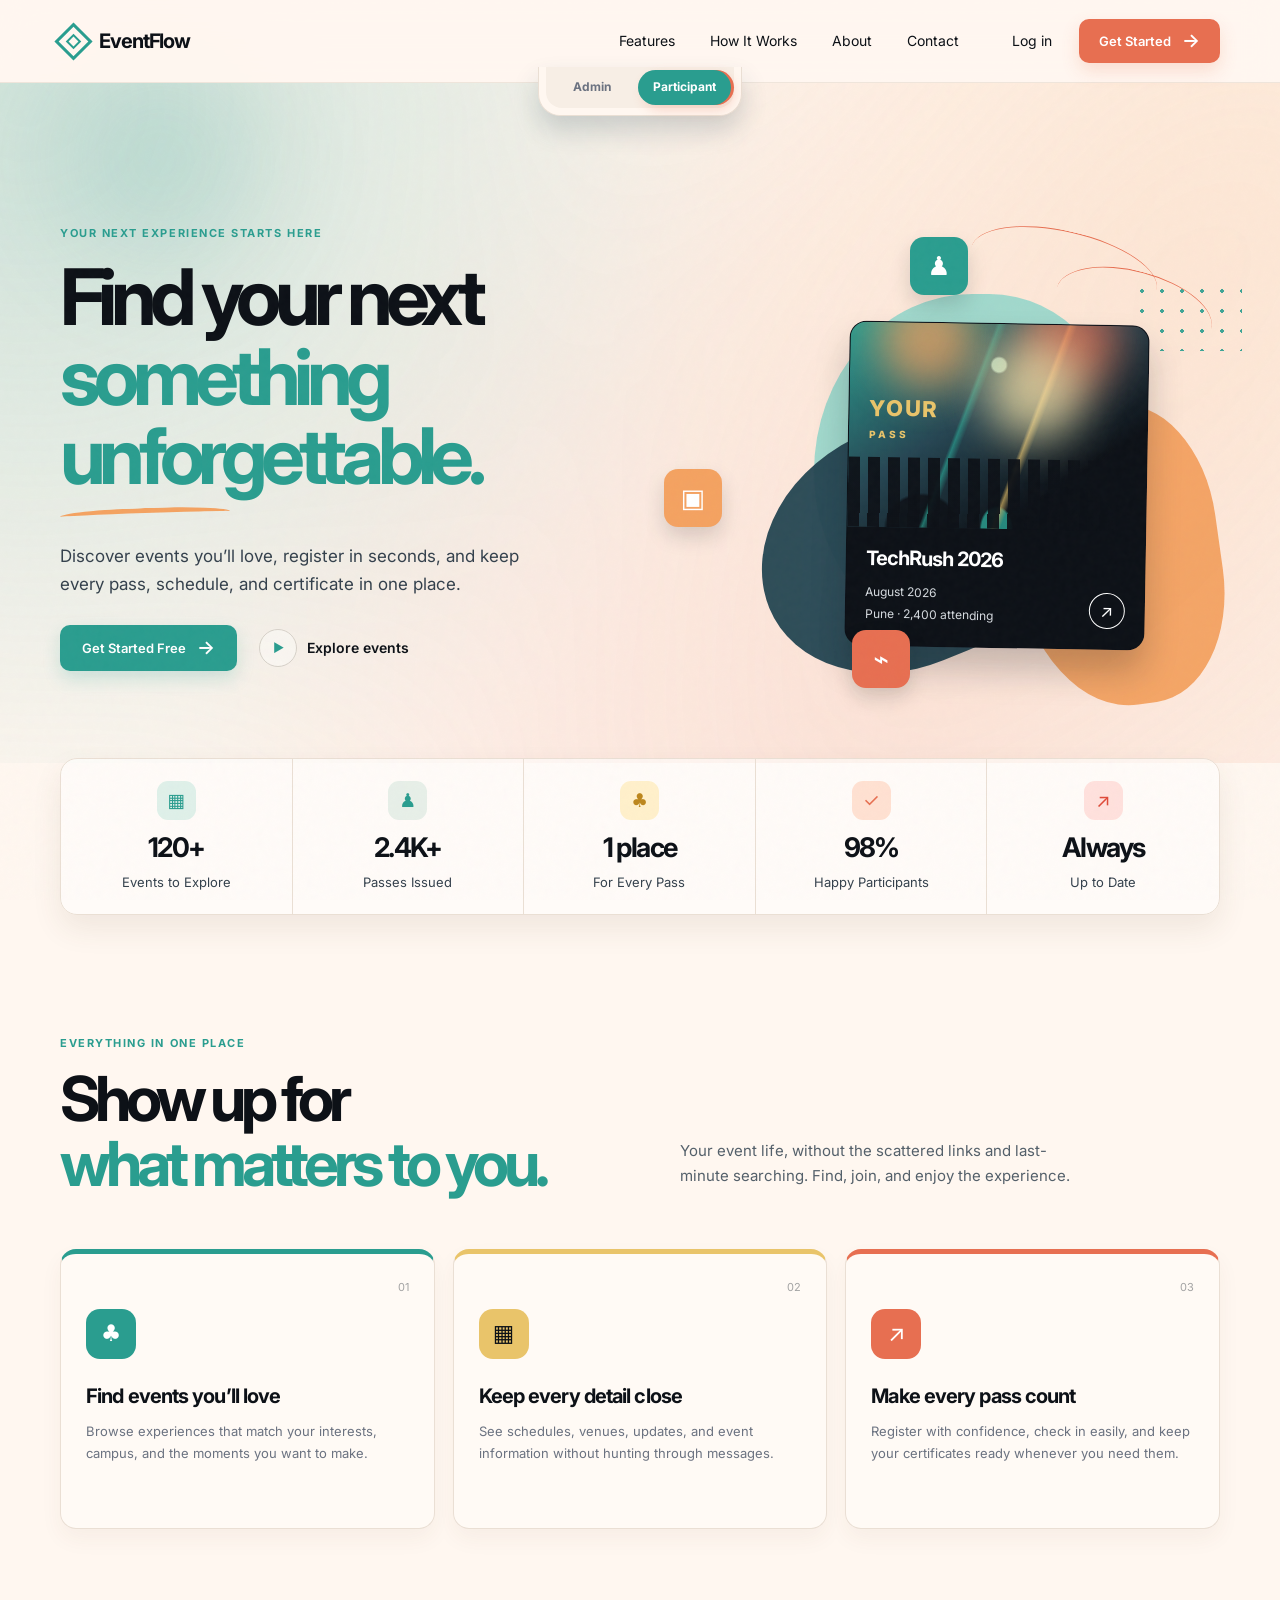
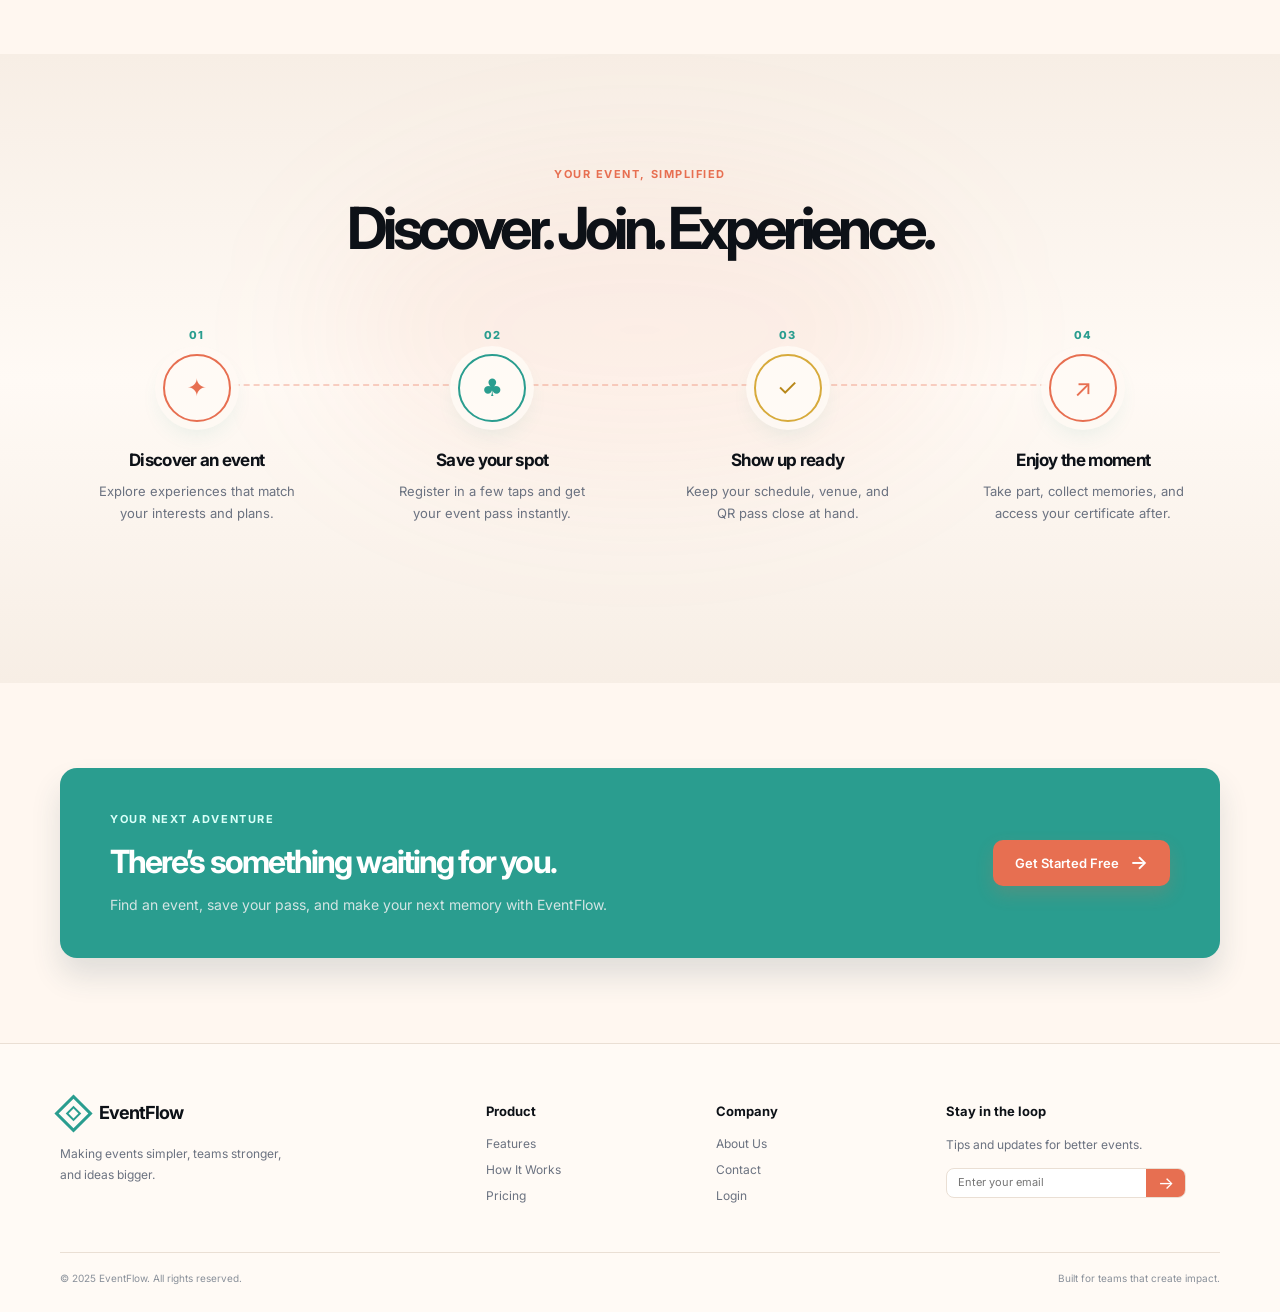
<file: index.html>
<!DOCTYPE html>
<html lang="en">
<head>
  <meta charset="UTF-8">
  <meta name="viewport" content="width=device-width, initial-scale=1.0">
  <meta name="description" content="EventFlow helps colleges and organizations plan events, coordinate teams, and create impact.">
  <title>EventFlow — Plan Smarter. Collaborate Better.</title>
  <link rel="preconnect" href="https://fonts.googleapis.com">
  <link rel="preconnect" href="https://fonts.gstatic.com" crossorigin>
  <link href="https://fonts.googleapis.com/css2?family=Inter:wght@400;500;600;700;800&display=swap" rel="stylesheet">
  <link rel="stylesheet" href="css/style.css?v=20260806_toggle_final">
</head>
<body>
  <div class="cursor-glow"></div>
 
  <header class="site-header" id="header">
    <div class="page-shell site-header__inner">
      <a href="#top" class="brand" aria-label="EventFlow home"><span class="brand-mark" aria-hidden="true"></span><span>EventFlow</span></a>
      <nav class="site-nav" id="nav" aria-label="Main navigation">
        <ul class="site-nav__links">
          <li><a href="#features">Features</a></li>
          <li><a href="#how-it-works">How It Works</a></li>
          <li><a href="#about">About</a></li>
          <li><a href="#contact">Contact</a></li>
        </ul>
        <div class="site-nav__actions"><a href="team-login.html" class="login-link" data-role-link="login">Log in</a><a href="register-admin.html" class="button button--coral button--small" data-role-link="signup">Get Started <span>→</span></a></div>
      </nav>
      <button class="menu-toggle" id="menu-toggle" type="button" aria-label="Toggle navigation" aria-expanded="false"><span></span><span></span></button>
    </div>
    <div class="floating-toggle" aria-label="Choose your EventFlow experience">
      <div class="role-switch" role="group" aria-label="Select a role">
        <button class="toggle-btn" type="button" data-role="admin" aria-pressed="false">Admin</button>
        <button class="toggle-btn active" type="button" data-role="participant" aria-pressed="true">Participant</button>
      </div>
    </div>
  </header>
  <main id="top">
    <section class="hero-section">
      <div class="page-shell hero-grid">
        <div class="hero-copy reveal">
          <p class="eyebrow eyebrow--teal" data-copy="eyebrow">EVENT MANAGEMENT, REIMAGINED</p>
          <h1 data-copy="title">Plan Smarter.<br>Collaborate Better.<br><span>Create Impact.</span></h1>
          <div class="hero-underline" aria-hidden="true"></div>
          <p class="hero-copy__text" data-copy="description">EventFlow helps colleges and organizations manage events, teams, tasks, and everything in between — seamlessly.</p>
          <div class="hero-actions"><a href="register-admin.html" class="button button--teal" data-role-link="signup">Get Started Free <span>→</span></a><a href="#how-it-works" class="demo-link"><span class="play-button">▶</span> <span data-copy="secondaryAction">Watch Demo</span></a></div>
        </div>
        <div class="hero-art reveal reveal--delay" aria-label="EventFlow event preview">
          <span class="art-blob art-blob--yellow"></span><span class="art-blob art-blob--teal"></span><span class="art-blob art-blob--coral"></span>
          <span class="art-line art-line--one"></span><span class="art-line art-line--two"></span>
          <span class="floating-icon floating-icon--people">♟</span><span class="floating-icon floating-icon--calendar">▣</span><span class="floating-icon floating-icon--chart">⌁</span>
          <article class="event-preview-card"><div class="event-preview-card__image"><span class="stage-light stage-light--one"></span><span class="stage-light stage-light--two"></span><span class="stage-light stage-light--three"></span><span class="stage-crowd"></span><span class="stage-title" data-art="title">LIVE<br><small>EVENT</small></span></div><div class="event-preview-card__content"><h2 data-art="name">TechRush 2026</h2><p data-art="date">August 2026</p><p data-art="location">PICT Campus, Pune</p><button type="button" aria-label="View event">↗</button></div></article>
          <div class="dot-grid dot-grid--hero"></div>
        </div>
      </div>
    </section>

    <section class="stats-section reveal" aria-label="EventFlow statistics">
      <div class="page-shell stats-grid">
        <div class="stat-item"><span class="stat-icon stat-icon--teal">▦</span><strong data-stat="one">500+</strong><span data-stat-label="one">Events Managed</span></div>
        <div class="stat-item"><span class="stat-icon stat-icon--mint">♟</span><strong data-stat="two">10K+</strong><span data-stat-label="two">Participants</span></div>
        <div class="stat-item"><span class="stat-icon stat-icon--yellow">♣</span><strong data-stat="three">200+</strong><span data-stat-label="three">Teams</span></div>
        <div class="stat-item"><span class="stat-icon stat-icon--coral">✓</span><strong data-stat="four">99.9%</strong><span data-stat-label="four">Successful Check-ins</span></div>
        <div class="stat-item"><span class="stat-icon stat-icon--red">↗</span><strong data-stat="five">24/7</strong><span data-stat-label="five">Support</span></div>
      </div>
    </section>
    <section class="feature-section" id="features">
      <div class="page-shell feature-heading reveal"><p class="eyebrow eyebrow--teal" data-copy="featureEyebrow">MADE FOR EVENT TEAMS</p><h2 data-copy="featureTitle">Everything you need<br><span>to make it happen.</span></h2><p data-copy="featureDescription">From the first idea to the final check-in, EventFlow brings every moving piece into one clear, collaborative workspace.</p></div>
      <div class="page-shell feature-grid">
        <article class="feature-card feature-card--teal reveal"><span class="feature-card__number">01</span><span class="feature-card__icon">♣</span><h3 data-feature="one-title">Bring your team together</h3><p data-feature="one-description">Keep departments, volunteers, and responsibilities aligned from one shared workspace.</p></article>
        <article class="feature-card feature-card--yellow reveal reveal--delay"><span class="feature-card__number">02</span><span class="feature-card__icon">▦</span><h3 data-feature="two-title">Make every detail count</h3><p data-feature="two-description">Plan schedules, manage registrations, and keep your event moving without the busywork.</p></article>
        <article class="feature-card feature-card--coral reveal reveal--delay-2"><span class="feature-card__number">03</span><span class="feature-card__icon">↗</span><h3 data-feature="three-title">See your impact clearly</h3><p data-feature="three-description">Real-time progress and check-ins help your team make better decisions, faster.</p></article>
      </div>
    </section>

    <section class="workflow-section" id="how-it-works">
      <div class="page-shell workflow-heading reveal"><p class="eyebrow eyebrow--coral" data-copy="workflowEyebrow">SIMPLE BY DESIGN</p><h2 data-copy="workflowTitle">From idea to impact.</h2></div>
      <div class="page-shell workflow-grid"><div class="workflow-line"></div><article class="workflow-step reveal"><span>01</span><div>✦</div><h3 data-workflow="one-title">Create your event</h3><p data-workflow="one-description">Set the details and get your event moving in minutes.</p></article><article class="workflow-step reveal reveal--delay"><span>02</span><div>♣</div><h3 data-workflow="two-title">Build your team</h3><p data-workflow="two-description">Bring the right people together around a shared goal.</p></article><article class="workflow-step reveal reveal--delay-2"><span>03</span><div>✓</div><h3 data-workflow="three-title">Track the work</h3><p data-workflow="three-description">Keep tasks, progress, and check-ins in one place.</p></article><article class="workflow-step reveal reveal--delay-3"><span>04</span><div>↗</div><h3 data-workflow="four-title">Make an impact</h3><p data-workflow="four-description">Learn from the event and make the next one better.</p></article></div>
    </section>

    <section class="cta-section" id="pricing"><div class="page-shell cta-card reveal"><div><p class="eyebrow eyebrow--teal" data-copy="ctaEyebrow">READY WHEN YOU ARE</p><h2 data-copy="ctaTitle">Make your next event unforgettable.</h2><p data-copy="ctaDescription">Start planning smarter with EventFlow today.</p></div><a href="register-admin.html" class="button button--coral" data-role-link="signup">Get Started Free <span>→</span></a></div></section>
  </main>

  <footer class="site-footer" id="about"><div class="page-shell footer-grid"><div><a href="#top" class="brand"><span class="brand-mark" aria-hidden="true"></span><span>EventFlow</span></a><p>Making events simpler, teams stronger, and ideas bigger.</p></div><div><h3>Product</h3><a href="#features">Features</a><a href="#how-it-works">How It Works</a><a href="#pricing">Pricing</a></div><div><h3>Company</h3><a href="#about">About Us</a><a href="#contact">Contact</a><a href="team-login.html" data-role-link="login">Login</a></div><div id="contact"><h3>Stay in the loop</h3><p>Tips and updates for better events.</p><form class="subscribe-form"><input type="email" placeholder="Enter your email" aria-label="Email address"><button type="submit">→</button></form></div></div><div class="page-shell footer-bottom"><span>© 2025 EventFlow. All rights reserved.</span><span>Built for teams that create impact.</span></div></footer>
  <script src="js/script.js?v=20260806_toggle_final"></script>
</body>
</html>
</file>
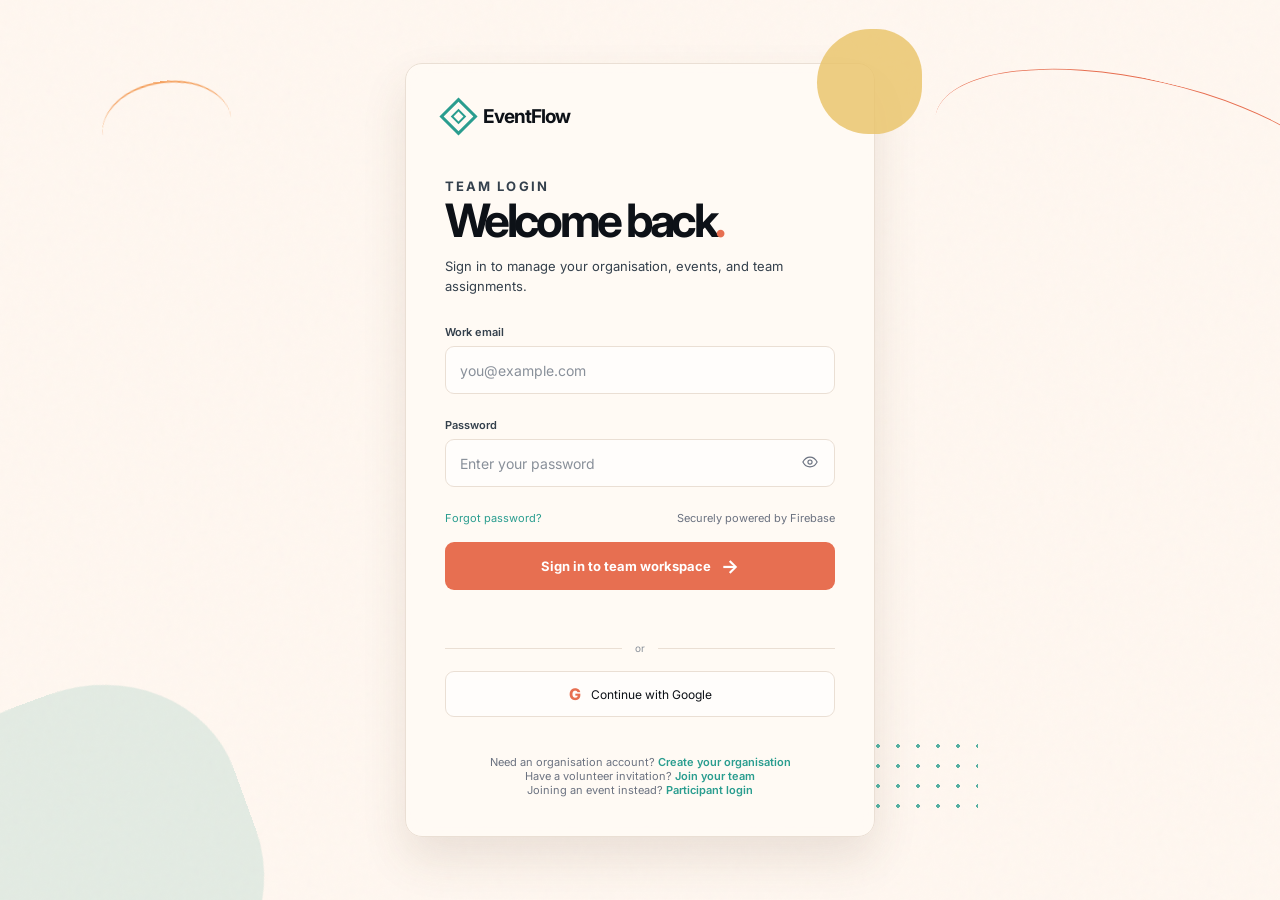
<file: login.html>
<!DOCTYPE html>
<html lang="en">
<head>
  <meta charset="UTF-8">
  <meta http-equiv="refresh" content="0; url=team-login.html">
  <title>Team Login — EventFlow</title>
</head>
<body>
  <p>Redirecting to <a href="team-login.html">Team Login</a>…</p>
  <script>window.location.replace('team-login.html');</script>
</body>
</html>
</file>
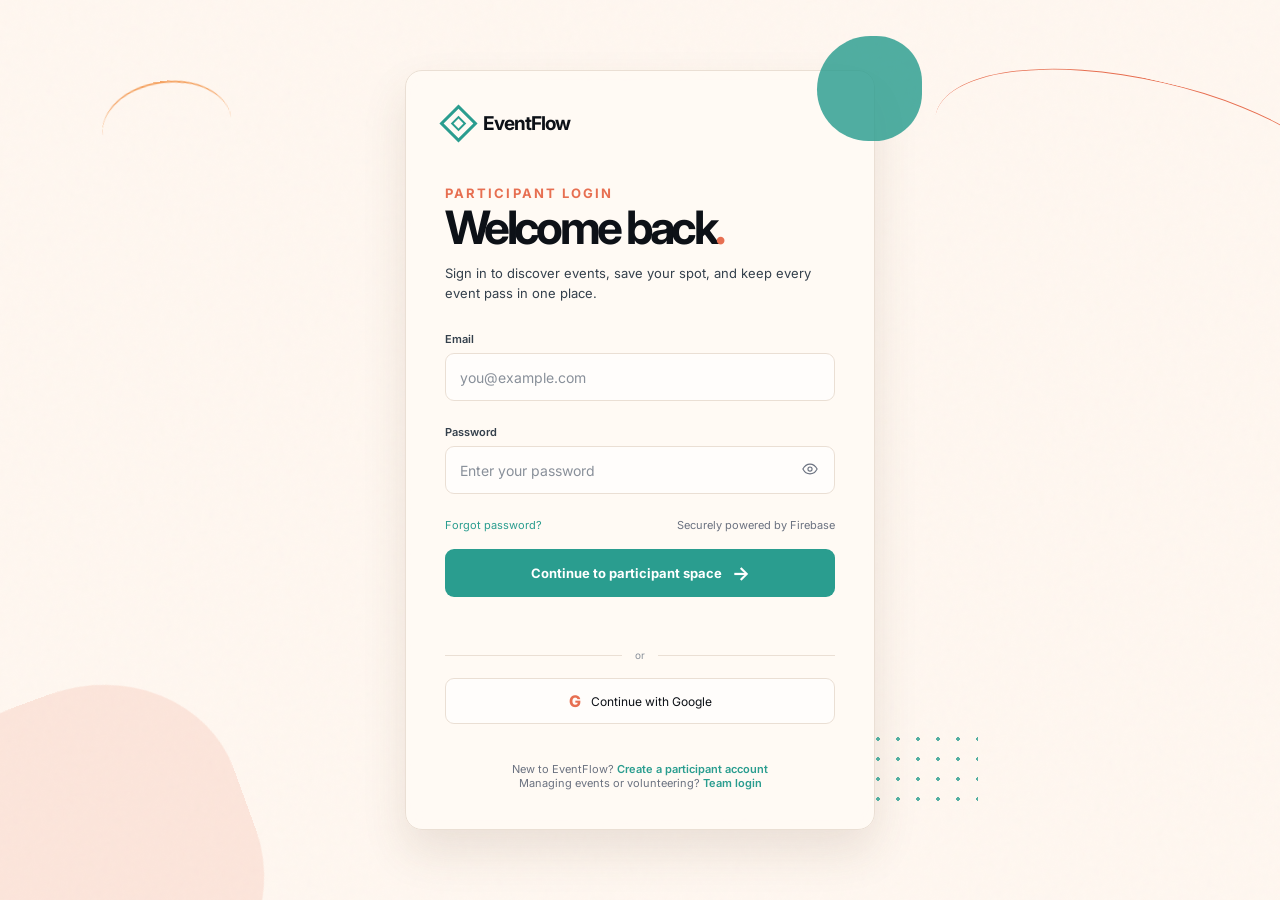
<file: participant-login.html>
<!DOCTYPE html>
<html lang="en">
<head>
  <meta charset="UTF-8">
  <meta name="viewport" content="width=device-width, initial-scale=1.0">
  <meta name="description" content="Sign in to your EventFlow participant account.">
  <title>Participant Login — EventFlow</title>
  <link rel="stylesheet" href="css/auth.css?v=20260806_split_login">
</head>
<body data-login-scope="participant">
  <main class="auth-page">
    <section class="auth-card" aria-labelledby="authTitle">
      <a href="index.html" class="auth-brand" aria-label="EventFlow home"><span class="auth-brand__mark" aria-hidden="true"></span><span>EventFlow</span></a>
      <div class="auth-heading"><p class="auth-eyebrow">PARTICIPANT LOGIN</p><h1>Welcome back<span>.</span></h1><p>Sign in to discover events, save your spot, and keep every event pass in one place.</p></div>
      <form class="auth-form" id="loginForm" novalidate>
        <div class="field-group"><label for="loginEmail">Email</label><input id="loginEmail" type="email" autocomplete="email" placeholder="you@example.com"><p class="field-error"></p></div>
        <div class="field-group"><label for="loginPassword">Password</label><div class="password-wrap"><input id="loginPassword" type="password" autocomplete="current-password" placeholder="Enter your password"><button type="button" class="password-toggle" id="passwordToggle" aria-label="Show password"><svg class="eye-icon eye-icon--open" width="18" height="18" viewBox="0 0 24 24" fill="none"><path d="M2.5 12S6 5.5 12 5.5 21.5 12 21.5 12 18 18.5 12 18.5 2.5 12 2.5 12Z" stroke="currentColor" stroke-width="1.5"/><circle cx="12" cy="12" r="2.75" stroke="currentColor" stroke-width="1.5"/></svg><svg class="eye-icon eye-icon--closed" width="18" height="18" viewBox="0 0 24 24" fill="none"><path d="M3 3L21 21M10.6 5.8C11.05 5.6 11.52 5.5 12 5.5 18 5.5 21.5 12 21.5 12S20.2 14.4 18.1 16.1M6.3 6.8C3.8 8.6 2.5 12 2.5 12S6 18.5 12 18.5c1.1 0 2.1-.2 3-.6" stroke="currentColor" stroke-width="1.5" stroke-linecap="round" stroke-linejoin="round"/></svg></button></div><p class="field-error"></p></div>
        <div class="auth-links"><a href="#" id="forgotPasswordLink">Forgot password?</a><span>Securely powered by Firebase</span></div>
        <button class="auth-button auth-button--blue" type="submit">Continue to participant space <span>→</span></button>
        <p class="auth-status" id="loginStatus" role="status" aria-live="polite"></p>
        <div class="auth-divider"><span>or</span></div>
        <button class="google-button" type="button" id="googleLoginButton"><span class="google-mark">G</span> Continue with Google</button>
        <p class="auth-footer">New to EventFlow? <a href="participant-signup.html">Create a participant account</a><br>Managing events or volunteering? <a href="team-login.html">Team login</a></p>
      </form>
      <form class="auth-panel" id="resetPanel" hidden novalidate><button type="button" class="auth-panel__back" id="backToLogin">← Back to login</button><div class="auth-heading"><p class="auth-eyebrow">PASSWORD RESET</p><h1>Reset access<span>.</span></h1><p>We’ll send a secure reset link to your email.</p></div><div class="field-group"><label for="resetEmail">Email</label><input id="resetEmail" type="email" autocomplete="email" placeholder="you@example.com"><p class="field-error"></p></div><button class="auth-button" type="submit">Send Reset Link <span>→</span></button><p class="auth-status" id="resetStatus" role="status" aria-live="polite"></p></form>
    </section>
  </main>
  <script src="js/firebase-config.js"></script><script src="js/login.js?v=20260807_volunteer_access"></script>
</body>
</html>
</file>
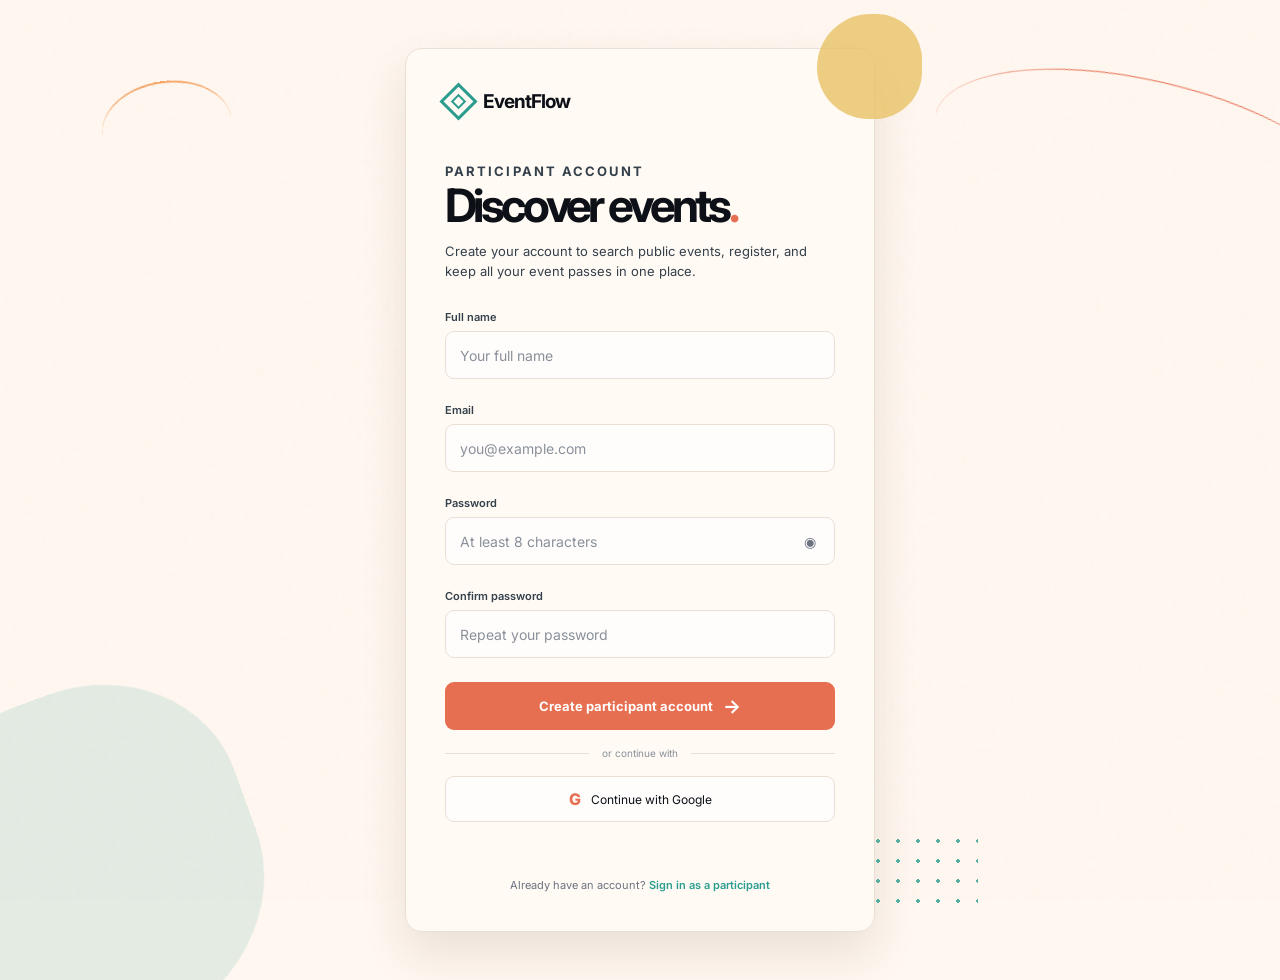
<file: participant-signup.html>
<!DOCTYPE html>
<html lang="en">
<head>
  <meta charset="UTF-8">
  <meta name="viewport" content="width=device-width, initial-scale=1.0">
  <meta name="description" content="Create an EventFlow participant account.">
  <title>Join EventFlow — Participant</title>
  <link rel="stylesheet" href="css/auth.css?v=20260805_v3">
</head>
<body>
  <main class="auth-page">
    <section class="auth-card" aria-labelledby="participantTitle">
      <a href="index.html" class="auth-brand" aria-label="EventFlow home"><span class="auth-brand__mark" aria-hidden="true"></span><span>EventFlow</span></a>
      <div class="auth-heading"><p class="auth-eyebrow">PARTICIPANT ACCOUNT</p><h1 id="participantTitle">Discover events<span>.</span></h1><p>Create your account to search public events, register, and keep all your event passes in one place.</p></div>
      <form class="auth-form" id="participantSignupForm" novalidate>
        <div class="field-group"><label for="participantName">Full name</label><input id="participantName" type="text" autocomplete="name" placeholder="Your full name"><p class="field-error"></p></div>
        <div class="field-group"><label for="participantEmail">Email</label><input id="participantEmail" type="email" autocomplete="email" placeholder="you@example.com"><p class="field-error"></p></div>
        <div class="field-group"><label for="participantPassword">Password</label><div class="password-wrap"><input id="participantPassword" type="password" autocomplete="new-password" placeholder="At least 8 characters"><button type="button" class="password-toggle" id="passwordToggle" aria-label="Show password"><span aria-hidden="true">◉</span></button></div><div class="pw-strength" id="pwStrength" aria-live="polite"><div class="pw-bar"><span class="pw-bar__seg" id="pwSeg1"></span><span class="pw-bar__seg" id="pwSeg2"></span><span class="pw-bar__seg" id="pwSeg3"></span><span class="pw-bar__seg" id="pwSeg4"></span></div><ul class="pw-rules"><li class="pw-rule" id="rule-len"><span class="pw-rule__dot">✓</span>8+ characters</li><li class="pw-rule" id="rule-upper"><span class="pw-rule__dot">✓</span>Uppercase letter</li><li class="pw-rule" id="rule-lower"><span class="pw-rule__dot">✓</span>Lowercase letter</li><li class="pw-rule" id="rule-num"><span class="pw-rule__dot">✓</span>Number</li><li class="pw-rule" id="rule-special"><span class="pw-rule__dot">✓</span>Special character</li></ul></div><p class="field-error"></p></div>
        <div class="field-group"><label for="participantConfirmPassword">Confirm password</label><input id="participantConfirmPassword" type="password" autocomplete="new-password" placeholder="Repeat your password"><p class="field-error"></p></div>
        <button class="auth-button auth-button--blue" id="participantSignupButton" type="submit">Create participant account <span>→</span></button>
        <div class="auth-divider">or continue with</div>
        <button class="google-button" id="participantGoogleButton" type="button"><span class="google-mark">G</span> Continue with Google</button>
        <p class="auth-status" id="participantSignupStatus" role="status" aria-live="polite"></p>
      </form>
      <p class="auth-footer">Already have an account? <a href="participant-login.html">Sign in as a participant</a></p>
    </section>
  </main>
  <script src="js/firebase-config.js"></script><script src="js/participant-signup.js"></script>
</body>
</html>
</file>
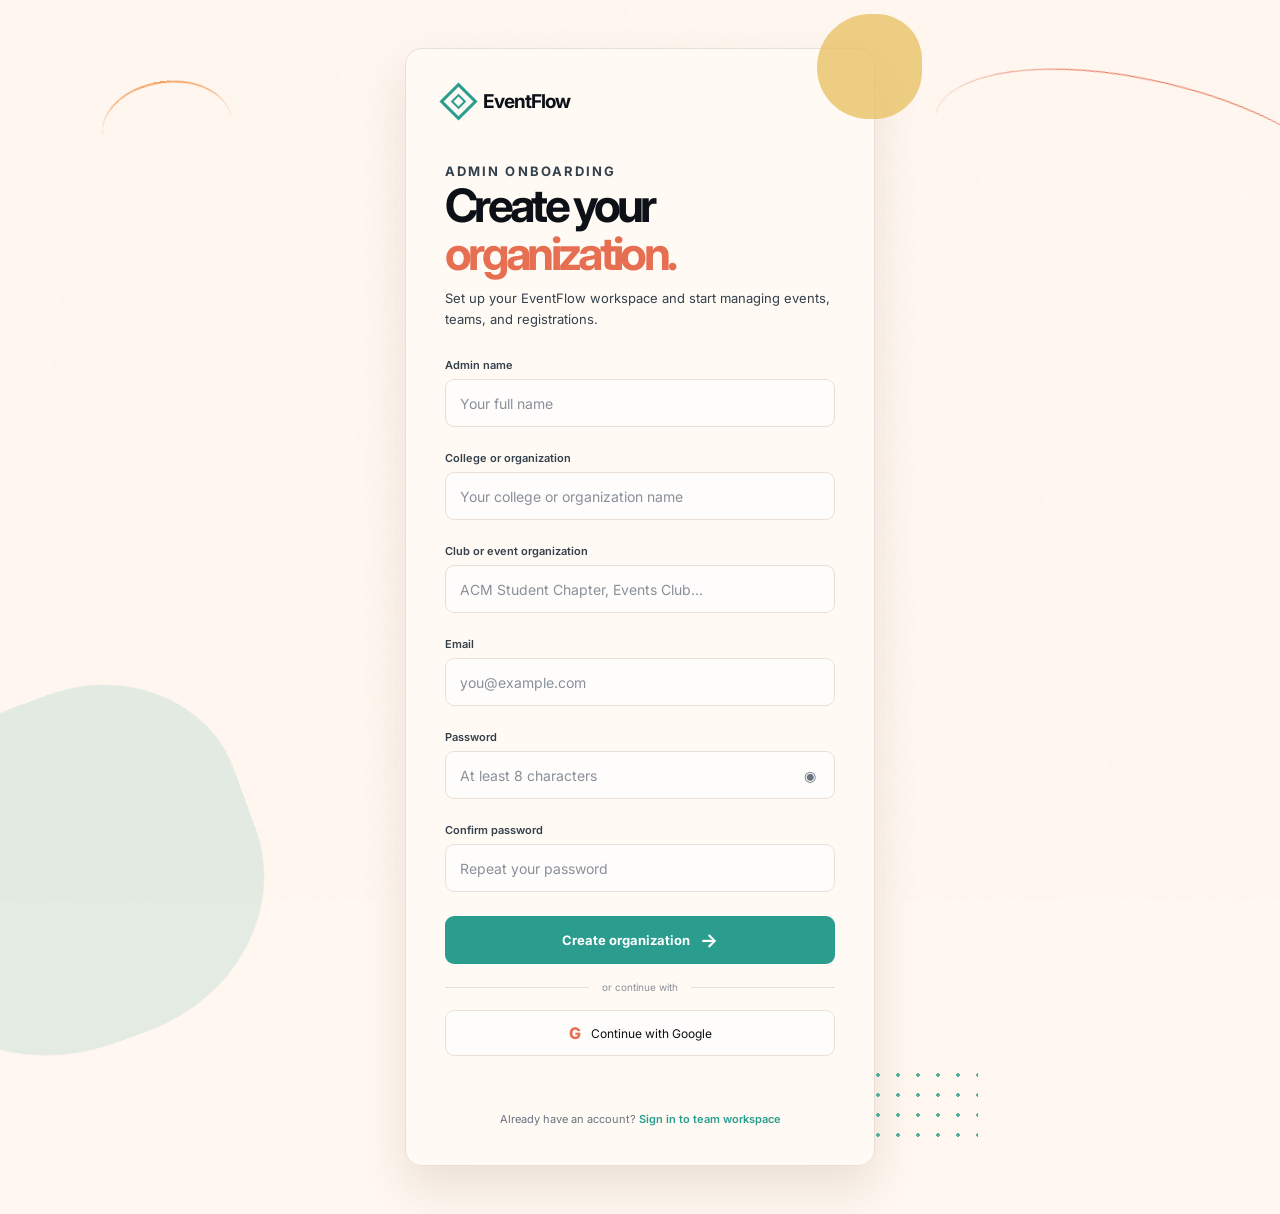
<file: register-admin.html>
<!DOCTYPE html>
<html lang="en">
<head>
  <meta charset="UTF-8">
  <meta name="viewport" content="width=device-width, initial-scale=1.0">
  <meta name="description" content="Create your EventFlow organization.">
  <title>Create Organization — EventFlow</title>
  <link rel="stylesheet" href="css/auth.css">
</head>
<body>
  <main class="auth-page">
    <section class="auth-card" aria-labelledby="auth-title">
      <a href="index.html" class="auth-brand" aria-label="EventFlow home"><span class="auth-brand__mark" aria-hidden="true"></span><span>EventFlow</span></a>
      <div class="auth-heading">
        <p class="auth-eyebrow">Admin onboarding</p>
        <h1 id="auth-title">Create your <span>organization.</span></h1>
        <p>Set up your EventFlow workspace and start managing events, teams, and registrations.</p>
      </div>
      <form class="auth-form" id="registerForm" novalidate>
        <div class="field-group"><label for="adminName">Admin name</label><input id="adminName" type="text" placeholder="Your full name" autocomplete="name"><p class="field-error"></p></div>
        <div class="field-group"><label for="collegeName">College or organization</label><input id="collegeName" type="text" placeholder="Your college or organization name" autocomplete="organization"><p class="field-error"></p></div>
        <div class="field-group"><label for="organizationName">Club or event organization</label><input id="organizationName" type="text" placeholder="ACM Student Chapter, Events Club…" autocomplete="organization"><p class="field-error"></p></div>
        <div class="field-group"><label for="registerEmail">Email</label><input id="registerEmail" type="email" placeholder="you@example.com" autocomplete="email"><p class="field-error"></p></div>
        <div class="field-group"><label for="registerPassword">Password</label><div class="password-wrap"><input id="registerPassword" type="password" placeholder="At least 8 characters" autocomplete="new-password"><button type="button" class="password-toggle" id="passwordToggle" aria-label="Show password"><span aria-hidden="true">◉</span></button></div><div class="pw-strength" id="pwStrength" aria-live="polite"><div class="pw-bar"><span class="pw-bar__seg" id="pwSeg1"></span><span class="pw-bar__seg" id="pwSeg2"></span><span class="pw-bar__seg" id="pwSeg3"></span><span class="pw-bar__seg" id="pwSeg4"></span></div><ul class="pw-rules"><li class="pw-rule" id="rule-len"><span class="pw-rule__dot">✓</span>8+ characters</li><li class="pw-rule" id="rule-upper"><span class="pw-rule__dot">✓</span>Uppercase letter</li><li class="pw-rule" id="rule-lower"><span class="pw-rule__dot">✓</span>Lowercase letter</li><li class="pw-rule" id="rule-num"><span class="pw-rule__dot">✓</span>Number</li><li class="pw-rule" id="rule-special"><span class="pw-rule__dot">✓</span>Special character</li></ul></div><p class="field-error"></p></div>
        <div class="field-group"><label for="confirmPassword">Confirm password</label><input id="confirmPassword" type="password" placeholder="Repeat your password" autocomplete="new-password"><p class="field-error"></p></div>
        <button class="auth-button" id="registerButton" type="submit">Create organization <span>→</span></button>
        <div class="auth-divider">or continue with</div>
        <button class="google-button" id="registerGoogleButton" type="button"><span class="google-mark">G</span> Continue with Google</button>
        <p class="auth-status" id="registerStatus" role="status" aria-live="polite"></p>
      </form>
      <p class="auth-footer">Already have an account? <a href="team-login.html">Sign in to team workspace</a></p>
    </section>
  </main>
  <script src="js/firebase-config.js"></script>
  <script src="js/register.js"></script>
</body>
</html>
</file>
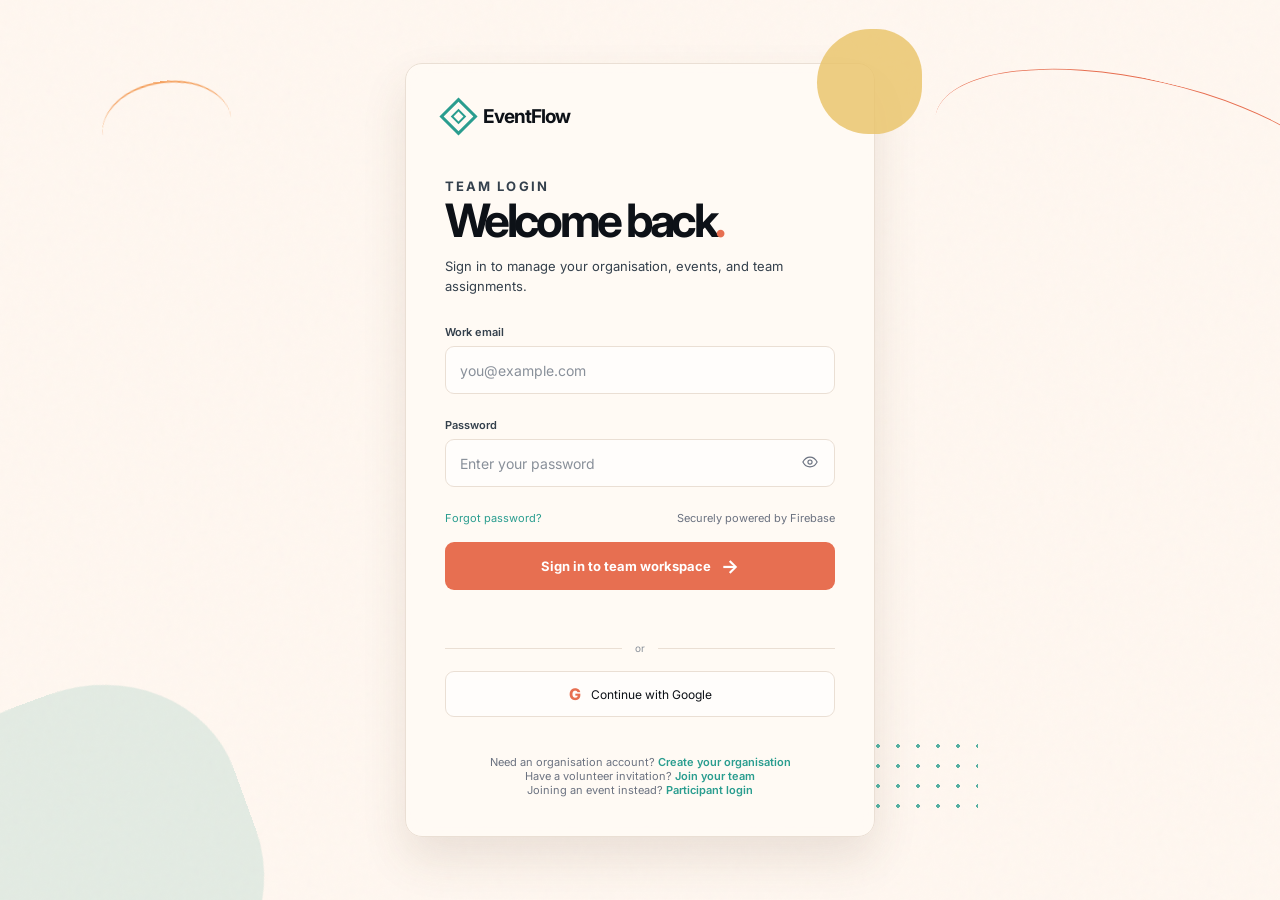
<file: team-login.html>
<!DOCTYPE html>
<html lang="en">
<head>
  <meta charset="UTF-8">
  <meta name="viewport" content="width=device-width, initial-scale=1.0">
  <meta name="description" content="Sign in to your EventFlow team workspace.">
  <title>Team Login — EventFlow</title>
  <link rel="stylesheet" href="css/auth.css?v=20260806_split_login">
</head>
<body data-login-scope="team">
  <main class="auth-page">
    <section class="auth-card" aria-labelledby="authTitle">
      <a href="index.html" class="auth-brand" aria-label="EventFlow home"><span class="auth-brand__mark" aria-hidden="true"></span><span>EventFlow</span></a>
      <div class="auth-heading"><p class="auth-eyebrow">TEAM LOGIN</p><h1 id="authTitle">Welcome back<span>.</span></h1><p id="loginDescription">Sign in to manage your organisation, events, and team assignments.</p></div>
      <form class="auth-form" id="loginForm" novalidate>
        <div class="field-group"><label for="loginEmail">Work email</label><input id="loginEmail" type="email" autocomplete="email" placeholder="you@example.com"><p class="field-error"></p></div>
        <div class="field-group"><label for="loginPassword">Password</label><div class="password-wrap"><input id="loginPassword" type="password" autocomplete="current-password" placeholder="Enter your password"><button type="button" class="password-toggle" id="passwordToggle" aria-label="Show password"><svg class="eye-icon eye-icon--open" width="18" height="18" viewBox="0 0 24 24" fill="none"><path d="M2.5 12S6 5.5 12 5.5 21.5 12 21.5 12 18 18.5 12 18.5 2.5 12 2.5 12Z" stroke="currentColor" stroke-width="1.5"/><circle cx="12" cy="12" r="2.75" stroke="currentColor" stroke-width="1.5"/></svg><svg class="eye-icon eye-icon--closed" width="18" height="18" viewBox="0 0 24 24" fill="none"><path d="M3 3L21 21M10.6 5.8C11.05 5.6 11.52 5.5 12 5.5 18 5.5 21.5 12 21.5 12S20.2 14.4 18.1 16.1M6.3 6.8C3.8 8.6 2.5 12 2.5 12S6 18.5 12 18.5c1.1 0 2.1-.2 3-.6" stroke="currentColor" stroke-width="1.5" stroke-linecap="round" stroke-linejoin="round"/></svg></button></div><p class="field-error"></p></div>
        <div class="auth-links"><a href="#" id="forgotPasswordLink">Forgot password?</a><span>Securely powered by Firebase</span></div>
        <button class="auth-button auth-button--blue" type="submit">Sign in to team workspace <span>→</span></button>
        <p class="auth-status" id="loginStatus" role="status" aria-live="polite"></p>
        <div class="auth-divider"><span>or</span></div>
        <button class="google-button" type="button" id="googleLoginButton"><span class="google-mark">G</span> Continue with Google</button>
        <p class="auth-footer">Need an organisation account? <a href="register-admin.html">Create your organisation</a><br>Have a volunteer invitation? <a href="volunteer-signup.html">Join your team</a><br>Joining an event instead? <a href="participant-login.html">Participant login</a></p>
      </form>
      <form class="auth-panel" id="resetPanel" hidden novalidate><button type="button" class="auth-panel__back" id="backToLogin">← Back to login</button><div class="auth-heading"><p class="auth-eyebrow">PASSWORD RESET</p><h1>Reset access<span>.</span></h1><p>We’ll send a secure reset link to your email.</p></div><div class="field-group"><label for="resetEmail">Email</label><input id="resetEmail" type="email" autocomplete="email" placeholder="you@example.com"><p class="field-error"></p></div><button class="auth-button" type="submit">Send Reset Link <span>→</span></button><p class="auth-status" id="resetStatus" role="status" aria-live="polite"></p></form>
    </section>
  </main>
  <script src="js/firebase-config.js"></script><script src="js/login.js?v=20260807_volunteer_access"></script>
</body>
</html>
</file>
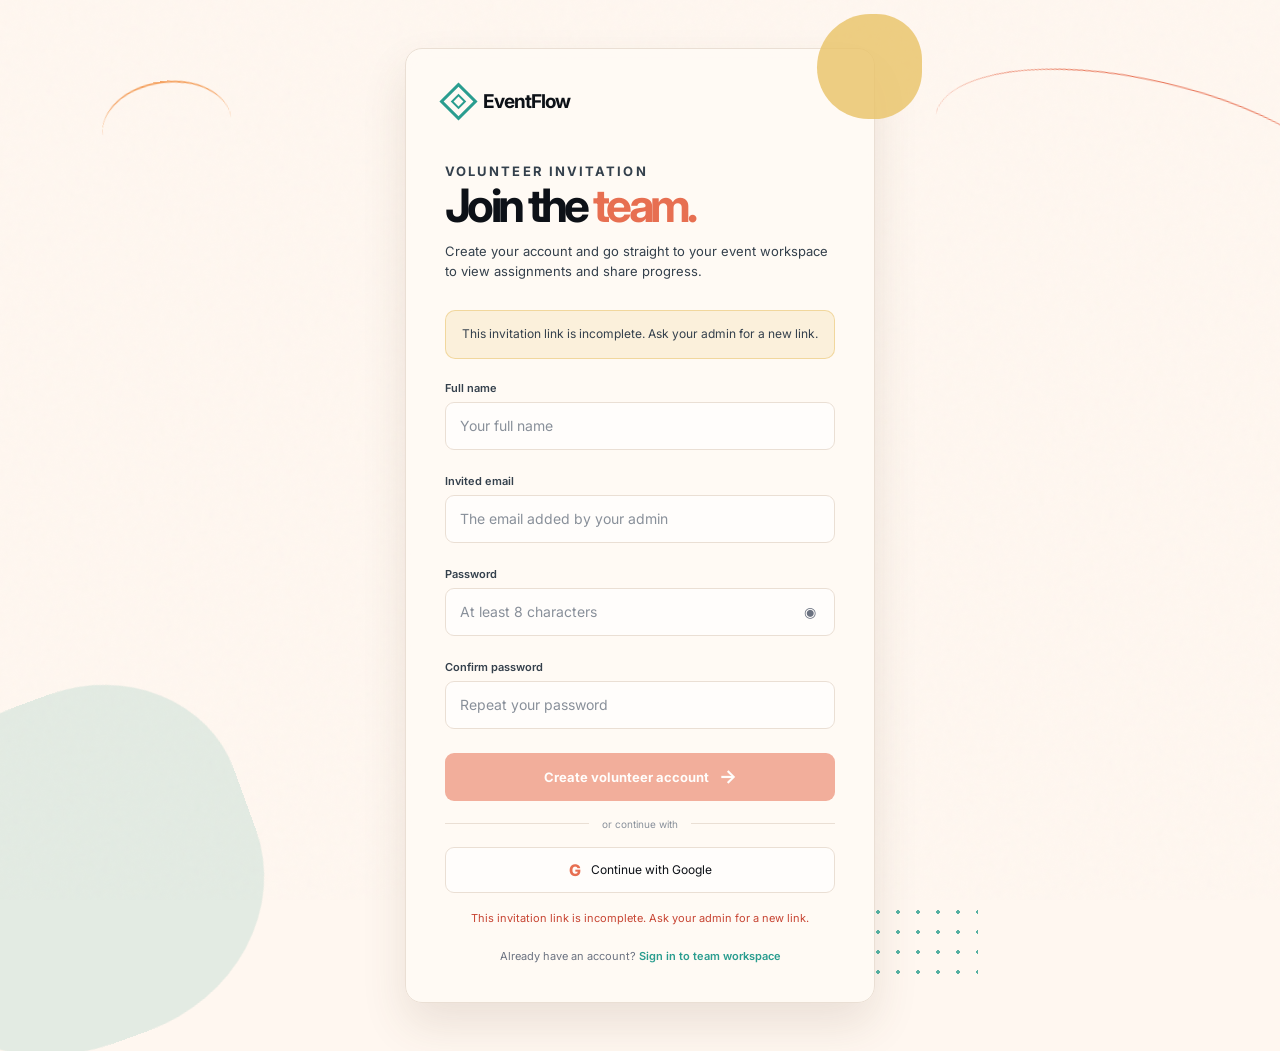
<file: volunteer-signup.html>
<!DOCTYPE html>
<html lang="en">
<head>
  <meta charset="UTF-8">
  <meta name="viewport" content="width=device-width, initial-scale=1.0">
  <meta name="description" content="Join an EventFlow volunteer workspace.">
  <title>Join as a Volunteer — EventFlow</title>
  <link rel="stylesheet" href="css/auth.css">
</head>
<body>
  <main class="auth-page">
    <section class="auth-card" aria-labelledby="authTitle">
      <a href="index.html" class="auth-brand" aria-label="EventFlow home"><span class="auth-brand__mark" aria-hidden="true"></span><span>EventFlow</span></a>
      <div id="signupPanel">
        <div class="auth-heading"><p class="auth-eyebrow">Volunteer invitation</p><h1 id="authTitle">Join the <span>team.</span></h1><p>Create your account and go straight to your event workspace to view assignments and share progress.</p></div>
        <div class="invite-context" id="inviteContext">Checking your invitation and volunteer roster…</div>
        <form class="auth-form" id="volunteerSignupForm" novalidate>
          <div class="field-group"><label for="volunteerName">Full name</label><input id="volunteerName" type="text" placeholder="Your full name" autocomplete="name"><p class="field-error"></p></div>
          <div class="field-group"><label for="volunteerEmail">Invited email</label><input id="volunteerEmail" type="email" placeholder="The email added by your admin" autocomplete="email"><p class="field-error"></p></div>
          <div class="field-group"><label for="volunteerPassword">Password</label><div class="password-wrap"><input id="volunteerPassword" type="password" placeholder="At least 8 characters" autocomplete="new-password"><button type="button" class="password-toggle" id="passwordToggle" aria-label="Show password"><span aria-hidden="true">◉</span></button></div><div class="pw-strength" id="pwStrength" aria-live="polite"><div class="pw-bar"><span class="pw-bar__seg" id="pwSeg1"></span><span class="pw-bar__seg" id="pwSeg2"></span><span class="pw-bar__seg" id="pwSeg3"></span><span class="pw-bar__seg" id="pwSeg4"></span></div><ul class="pw-rules"><li class="pw-rule" id="rule-len"><span class="pw-rule__dot">✓</span>8+ characters</li><li class="pw-rule" id="rule-upper"><span class="pw-rule__dot">✓</span>Uppercase letter</li><li class="pw-rule" id="rule-lower"><span class="pw-rule__dot">✓</span>Lowercase letter</li><li class="pw-rule" id="rule-num"><span class="pw-rule__dot">✓</span>Number</li><li class="pw-rule" id="rule-special"><span class="pw-rule__dot">✓</span>Special character</li></ul></div><p class="field-error"></p></div>
          <div class="field-group"><label for="volunteerConfirmPassword">Confirm password</label><input id="volunteerConfirmPassword" type="password" placeholder="Repeat your password" autocomplete="new-password"><p class="field-error"></p></div>
          <button class="auth-button auth-button--blue" type="submit">Create volunteer account <span>→</span></button>
          <div class="auth-divider">or continue with</div>
          <button class="google-button" type="button" id="volunteerGoogleButton"><span class="google-mark">G</span> Continue with Google</button>
          <p class="auth-status" id="signupStatus" role="status" aria-live="polite"></p>
        </form>
      </div>
      <p class="auth-footer">Already have an account? <a href="team-login.html">Sign in to team workspace</a></p>
    </section>
  </main>
  <script src="js/firebase-config.js"></script>
  <script src="js/volunteer-signup.js?v=20260807_invite_roster"></script>
</body>
</html>
</file>
<file: css/style.css>
@import url('https://fonts.googleapis.com/css2?family=Inter:wght@400;500;600;700;800&display=swap');

:root {
    --cream: #fff7f0;
    --cream-deep: #f7eee5;
    --ink: #0d1117;
    --muted: #6b7280;
    --teal: #2a9d8f;
    --deep-teal: #264653;
    --yellow: #e9c46a;
    --orange: #f4a261;
    --coral: #e76f51;
    --red: #df4b39;
    --line: #eadfd4;
    --shell: 1160px;
}

* {
    box-sizing: border-box;
}

html {
    scroll-behavior: smooth;
    overflow-x: hidden;
}

body {
    min-width: 320px;
    margin: 0;
    color: var(--ink);
    background: var(--cream);
    font-family: Inter, system-ui, sans-serif;
    font-size: 14px;
    line-height: 1.55;
    overflow-x: hidden;
}

body::before {
    content: "";
    position: fixed;
    inset: 0;
    z-index: 10;
    pointer-events: none;
    opacity: .12;
    background-image: url("data:image/svg+xml,%3Csvg viewBox='0 0 160 160' xmlns='http://www.w3.org/2000/svg'%3E%3Cfilter id='n'%3E%3CfeTurbulence type='fractalNoise' baseFrequency='.8' numOctaves='3' stitchTiles='stitch'/%3E%3C/filter%3E%3Crect width='100%25' height='100%25' filter='url(%23n)' opacity='.2'/%3E%3C/svg%3E");
}

a {
    color: inherit;
    text-decoration: none;
}

button,
input {
    font: inherit;
}

.page-shell {
    width: min(calc(100% - 96px), var(--shell));
    margin: 0 auto;
}

.site-header {
    position: sticky;
    top: 0;
    z-index: 20;
    border-bottom: 1px solid rgba(234, 223, 212, .75);
    background: rgba(255, 247, 240, .9);
    backdrop-filter: blur(16px);
}

.site-header__inner {
    min-height: 82px;
    display: flex;
    align-items: center;
    justify-content: space-between;
}

.brand {
    display: inline-flex;
    align-items: center;
    gap: 12px;
    color: var(--ink);
    font-size: 20px;
    font-weight: 700;
    letter-spacing: -.055em;
}

.brand-mark {
    position: relative;
    display: inline-block;
    width: 27px;
    height: 27px;
    border: 3px solid var(--teal);
    transform: rotate(45deg);
}

.brand-mark::after {
    content: "";
    position: absolute;
    inset: 5px;
    border: 2px solid var(--teal);
}

.site-nav,
.site-nav__links,
.site-nav__actions {
    display: flex;
    align-items: center;
}

.site-nav {
    gap: 53px;
}

.site-nav__links {
    gap: 35px;
    margin: 0;
    padding: 0;
    list-style: none;
}

.site-nav a {
    transition: color .2s, transform .2s;
}

.site-nav__links a,
.login-link {
    font-size: 14px;
}

.site-nav a:hover {
    color: var(--coral);
    transform: translateY(-1px);
}

.site-nav__actions {
    gap: 27px;
}

.login-link {
    color: var(--ink);
}

.button {
    display: inline-flex;
    align-items: center;
    justify-content: center;
    gap: 11px;
    min-height: 46px;
    padding: 0 21px;
    border: 1px solid transparent;
    border-radius: 10px;
    color: #fff;
    cursor: pointer;
    font-size: 13px;
    font-weight: 600;
    transition: transform .25s, box-shadow .25s, background .25s;
}

.button:hover {
    transform: translateY(-3px);
    box-shadow: 0 12px 25px rgba(38, 70, 83, .16);
}

.button span {
    font-size: 19px;
    line-height: 0;
}

.button--small {
    min-height: 44px;
    padding: 0 19px;
}

.button--teal {
    background: var(--teal);
    box-shadow: 0 8px 18px rgba(42, 157, 143, .2);
}

.button--coral {
    background: var(--coral);
    box-shadow: 0 8px 18px rgba(231, 111, 81, .2);
}

.menu-toggle {
    display: none;
    width: 36px;
    height: 36px;
    padding: 7px;
    border: 0;
    background: transparent;
    cursor: pointer;
}

.menu-toggle span {
    display: block;
    height: 2px;
    margin: 5px 0;
    background: var(--ink);
    transition: transform .2s;
}

.hero-section {
    position: relative;
    min-height: 610px;
    overflow: hidden;
}

.hero-grid {
    display: grid;
    grid-template-columns: 1fr 1.05fr;
    align-items: center;
    gap: 45px;
    min-height: 610px;
}

.hero-copy {
    position: relative;
    z-index: 2;
    padding: 30px 0 50px;
}

.eyebrow {
    margin: 0 0 15px;
    font-size: 11px;
    font-weight: 700;
    letter-spacing: .14em;
    text-transform: uppercase;
}

.eyebrow--teal {
    color: var(--teal);
}

.eyebrow--coral {
    color: var(--coral);
}

.hero-copy h1 {
    max-width: 620px;
    margin: 0;
    font-size: clamp(48px, 6.2vw, 78px);
    line-height: 1.02;
    letter-spacing: -.085em;
    font-weight: 700;
}

.hero-copy h1 span {
    color: var(--coral);
}

.hero-underline {
    width: 170px;
    height: 12px;
    margin: 12px 0 22px;
    border-top: 5px solid var(--orange);
    border-radius: 50%;
    transform: rotate(-2deg);
}

.hero-copy__text {
    max-width: 480px;
    margin: 0 0 27px;
    color: #34404c;
    font-size: 17px;
    line-height: 1.65;
}

.hero-actions {
    display: flex;
    align-items: center;
    flex-wrap: wrap;
    gap: 22px;
}

.demo-link {
    display: inline-flex;
    align-items: center;
    gap: 10px;
    color: var(--ink);
    font-size: 14px;
    font-weight: 600;
}

.play-button {
    display: grid;
    place-items: center;
    width: 38px;
    height: 38px;
    border: 1px solid #d6d0c8;
    border-radius: 50%;
    color: var(--teal);
    background: rgba(255, 255, 255, .35);
    font-size: 12px;
}

.hero-art {
    position: relative;
    min-height: 510px;
}

.art-blob {
    position: absolute;
    border-radius: 45% 55% 50% 50%;
    opacity: .96;
}

.art-blob--yellow {
    top: 91px;
    right: 96px;
    width: 310px;
    height: 350px;
    background: var(--yellow);
    border-radius: 54% 46% 48% 52%;
}

.art-blob--teal {
    right: 164px;
    bottom: 47px;
    width: 300px;
    height: 240px;
    background: var(--teal);
    border-radius: 58% 42% 48% 52%;
    transform: rotate(-22deg);
}

.art-blob--coral {
    right: 0;
    top: 203px;
    width: 205px;
    height: 300px;
    background: var(--coral);
    border-radius: 55% 45% 45% 55%;
    transform: rotate(-8deg);
}

.event-preview-card {
    position: absolute;
    z-index: 3;
    top: 120px;
    right: 73px;
    width: 300px;
    overflow: hidden;
    border: 1px solid rgba(13, 17, 23, .35);
    border-radius: 17px;
    color: #fff;
    background: var(--ink);
    box-shadow: 0 22px 34px rgba(13, 17, 23, .22);
    transform: rotate(1deg);
    transition: transform .35s, box-shadow .35s;
}

.event-preview-card:hover {
    transform: translateY(-8px) rotate(0deg) scale(1.015);
    box-shadow: 0 30px 50px rgba(13, 17, 23, .28);
}

.event-preview-card__image {
    position: relative;
    height: 205px;
    overflow: hidden;
    background: radial-gradient(circle at 50% 20%, #f4a261 0 3%, transparent 4%), linear-gradient(145deg, #264653 0%, #172f3a 38%, #0d1117 75%);
}

.event-preview-card__image::before {
    content: "";
    position: absolute;
    inset: 0;
    background: linear-gradient(110deg, transparent 39%, rgba(231, 111, 81, .75) 40%, transparent 42%, transparent 58%, rgba(244, 162, 97, .65) 59%, transparent 61%), radial-gradient(ellipse at 50% 100%, #e76f51 0 7%, transparent 8%), radial-gradient(ellipse at 25% 100%, #0d1117 0 11%, transparent 12%), radial-gradient(ellipse at 75% 100%, #0d1117 0 14%, transparent 15%);
    opacity: .86;
}

.stage-light {
    position: absolute;
    width: 100px;
    height: 100px;
    border-radius: 50%;
    filter: blur(22px);
    opacity: .75;
}

.stage-light--one {
    top: -34px;
    left: 28px;
    background: var(--orange);
}

.stage-light--two {
    top: -35px;
    right: 30px;
    background: var(--coral);
}

.stage-light--three {
    top: 15px;
    left: 135px;
    background: #f7e4a9;
}

.stage-crowd {
    position: absolute;
    right: 0;
    bottom: 0;
    left: 0;
    height: 70px;
    background: repeating-linear-gradient(90deg, #0d1117 0 12px, transparent 12px 20px);
    opacity: .94;
}

.stage-title {
    position: absolute;
    top: 75px;
    left: 20px;
    color: #fff;
    font-size: 22px;
    font-weight: 800;
    line-height: 1;
    letter-spacing: .08em;
}

.stage-title small {
    font-size: 10px;
    letter-spacing: .3em;
}

.event-preview-card__content {
    position: relative;
    padding: 16px 19px 19px;
}

.event-preview-card__content h2 {
    margin: 0 0 9px;
    font-size: 20px;
    letter-spacing: -.05em;
}

.event-preview-card__content p {
    margin: 3px 0;
    color: #d6dbe0;
    font-size: 12px;
}

.event-preview-card__content button {
    position: absolute;
    right: 19px;
    bottom: 20px;
    width: 36px;
    height: 36px;
    border: 1px solid #fff;
    border-radius: 50%;
    color: #fff;
    background: transparent;
    cursor: pointer;
    font-size: 17px;
}

.floating-icon {
    position: absolute;
    z-index: 4;
    display: grid;
    place-items: center;
    width: 58px;
    height: 58px;
    border-radius: 14px;
    color: #fff;
    font-size: 26px;
    font-weight: 700;
    box-shadow: 0 10px 20px rgba(13, 17, 23, .15);
}

.floating-icon--people {
    top: 34px;
    right: 252px;
    background: var(--teal);
}

.floating-icon--calendar {
    top: 266px;
    left: 15px;
    color: #fff;
    background: var(--orange);
}

.floating-icon--chart {
    right: 310px;
    bottom: 25px;
    background: var(--coral);
}

.dot-grid {
    width: 110px;
    height: 70px;
    background-image: radial-gradient(var(--teal) 2px, transparent 2px);
    background-size: 20px 20px;
}

.dot-grid--hero {
    position: absolute;
    right: -22px;
    top: 78px;
    opacity: .9;
}

.art-line {
    position: absolute;
    z-index: 1;
    width: 190px;
    height: 75px;
    border-top: 1.5px solid var(--coral);
    border-radius: 50%;
    transform: rotate(13deg);
}

.art-line--one {
    top: 28px;
    right: 61px;
}

.art-line--two {
    top: 68px;
    right: 6px;
    width: 160px;
    transform: rotate(15deg);
}

.stats-section {
    position: relative;
    z-index: 5;
    margin-top: -5px;
}

.stats-grid {
    display: grid;
    grid-template-columns: repeat(5, 1fr);
    border: 1px solid var(--line);
    border-radius: 17px;
    background: rgba(255, 255, 255, .55);
    box-shadow: 0 14px 30px rgba(89, 65, 42, .09);
}

.stat-item {
    display: grid;
    justify-items: center;
    gap: 3px;
    padding: 22px 12px;
    border-right: 1px solid var(--line);
    text-align: center;
}

.stat-item:last-child {
    border-right: 0;
}

.stat-item strong {
    margin-top: 4px;
    font-size: 27px;
    letter-spacing: -.06em;
}

.stat-item>span:last-child {
    color: #34404c;
    font-size: 13px;
}

.stat-icon {
    display: grid;
    place-items: center;
    width: 39px;
    height: 39px;
    border-radius: 11px;
    font-size: 19px;
}

.stat-icon--teal {
    color: var(--teal);
    background: #dff0e9;
}

.stat-icon--mint {
    color: var(--teal);
    background: #e7efe8;
}

.stat-icon--yellow {
    color: #bd871d;
    background: #fff0cb;
}

.stat-icon--coral {
    color: var(--coral);
    background: #ffe1d2;
}

.stat-icon--red {
    color: var(--red);
    background: #ffe1dd;
}

.feature-section {
    padding: 120px 0 125px;
}

.feature-heading {
    display: grid;
    grid-template-columns: 1fr 1fr;
    column-gap: 80px;
    align-items: end;
}

.feature-heading .eyebrow {
    grid-column: 1 / -1;
}

.feature-heading h2 {
    margin: 0;
    font-size: clamp(38px, 5vw, 62px);
    line-height: 1.04;
    letter-spacing: -.08em;
}

.feature-heading h2 span {
    color: var(--teal);
}

.feature-heading>p:last-child {
    max-width: 390px;
    margin: 0 0 7px;
    color: #54606a;
    font-size: 15px;
    line-height: 1.7;
}

.feature-grid {
    display: grid;
    grid-template-columns: repeat(3, 1fr);
    gap: 18px;
    margin-top: 53px;
}

.feature-card {
    min-height: 280px;
    padding: 25px;
    border: 1px solid var(--line);
    border-radius: 16px;
    background: #fffaf5;
    box-shadow: 0 10px 22px rgba(89, 65, 42, .05);
    transition: transform .3s, box-shadow .3s;
}

.feature-card:hover {
    transform: translateY(-8px);
    box-shadow: 0 22px 35px rgba(89, 65, 42, .12);
}

.feature-card--teal {
    border-top: 5px solid var(--teal);
}

.feature-card--yellow {
    border-top: 5px solid var(--yellow);
}

.feature-card--coral {
    border-top: 5px solid var(--coral);
}

.feature-card__number {
    float: right;
    color: #a3a3a3;
    font-size: 11px;
}

.feature-card__icon {
    display: grid;
    place-items: center;
    width: 50px;
    height: 50px;
    margin: 30px 0 22px;
    border-radius: 14px;
    color: #fff;
    background: var(--teal);
    font-size: 23px;
}

.feature-card--yellow .feature-card__icon {
    color: var(--ink);
    background: var(--yellow);
}

.feature-card--coral .feature-card__icon {
    background: var(--coral);
}

.feature-card h3 {
    margin: 0 0 8px;
    font-size: 20px;
    letter-spacing: -.045em;
}

.feature-card p {
    margin: 0;
    color: var(--muted);
    font-size: 13px;
    line-height: 1.7;
}

.workflow-section {
    padding: 100px 0 115px;
    background: var(--cream-deep);
}

.workflow-heading {
    text-align: center;
}

.workflow-heading h2 {
    margin: 0;
    font-size: clamp(38px, 5vw, 58px);
    line-height: 1.05;
    letter-spacing: -.08em;
}

.workflow-grid {
    position: relative;
    display: grid;
    grid-template-columns: repeat(4, 1fr);
    gap: 25px;
    margin-top: 63px;
}

.workflow-line {
    position: absolute;
    top: 29px;
    right: 12%;
    left: 12%;
    border-top: 1px dashed rgba(42, 157, 143, .45);
}

.workflow-step {
    position: relative;
    z-index: 1;
    text-align: center;
}

.workflow-step>span {
    display: block;
    margin-bottom: 10px;
    color: var(--coral);
    font-size: 11px;
    font-weight: 700;
}

.workflow-step>div {
    display: grid;
    place-items: center;
    width: 58px;
    height: 58px;
    margin: 0 auto 18px;
    border: 1px solid var(--teal);
    border-radius: 50%;
    color: var(--teal);
    background: var(--cream);
    font-size: 22px;
}

.workflow-step h3 {
    margin: 0 0 7px;
    font-size: 16px;
}

.workflow-step p {
    max-width: 180px;
    margin: 0 auto;
    color: var(--muted);
    font-size: 12px;
    line-height: 1.6;
}

.cta-section {
    padding: 85px 0;
}

.cta-card {
    display: flex;
    align-items: center;
    justify-content: space-between;
    gap: 30px;
    padding: 43px 50px;
    border-radius: 17px;
    color: #fff;
    background: var(--deep-teal);
    box-shadow: 0 18px 30px rgba(38, 70, 83, .14);
}

.cta-card .eyebrow {
    margin-bottom: 9px;
    color: #9ce0d4;
}

.cta-card h2 {
    margin: 0;
    font-size: 32px;
    letter-spacing: -.06em;
}

.cta-card p:last-child {
    margin: 7px 0 0;
    color: #d4e5e4;
}

.cta-card .button {
    color: #fff;
    background: var(--coral);
}

.site-footer {
    padding: 55px 0 25px;
    border-top: 1px solid var(--line);
    background: #fffaf5;
}

.footer-grid {
    display: grid;
    grid-template-columns: 2fr 1fr 1fr 1.4fr;
    gap: 35px;
}

.footer-grid .brand {
    font-size: 18px;
}

.footer-grid p {
    max-width: 240px;
    color: var(--muted);
    font-size: 12px;
    line-height: 1.7;
}

.footer-grid h3 {
    margin: 2px 0 14px;
    font-size: 13px;
}

.footer-grid>div:not(:first-child) a {
    display: block;
    margin: 7px 0;
    color: var(--muted);
    font-size: 12px;
}

.footer-grid a:hover {
    color: var(--coral);
}

.subscribe-form {
    display: flex;
    max-width: 240px;
    margin-top: 12px;
    border: 1px solid var(--line);
    border-radius: 8px;
    overflow: hidden;
    background: #fff;
}

.subscribe-form input {
    min-width: 0;
    flex: 1;
    padding: 0 11px;
    border: 0;
    outline: 0;
    color: var(--ink);
    background: transparent;
    font-size: 11px;
}

.subscribe-form button {
    width: 39px;
    border: 0;
    color: #fff;
    background: var(--coral);
    cursor: pointer;
    font-size: 17px;
}

.footer-bottom {
    display: flex;
    justify-content: space-between;
    gap: 20px;
    margin-top: 40px;
    padding-top: 18px;
    border-top: 1px solid var(--line);
    color: #89909a;
    font-size: 10px;
}

.reveal {
    opacity: 0;
    transform: translateY(17px);
    transition: opacity .65s ease, transform .65s ease;
}

.reveal.is-visible {
    opacity: 1;
    transform: translateY(0);
}

.reveal--delay {
    transition-delay: .12s;
}

.reveal--delay-2 {
    transition-delay: .22s;
}

.reveal--delay-3 {
    transition-delay: .32s;
}

/* Refined connected timeline */
.workflow-section {
    position: relative;
    overflow: hidden;
    padding: 112px 0 126px;
    background: linear-gradient(180deg, #f7eee5 0%, #fffaf5 52%, #f7eee5 100%);
}

.workflow-section::before {
    content: "";
    position: absolute;
    top: 20%;
    left: 50%;
    width: 620px;
    height: 300px;
    border-radius: 50%;
    background: rgba(42, 157, 143, .07);
    filter: blur(72px);
    transform: translateX(-50%);
    pointer-events: none;
}

.workflow-heading {
    position: relative;
    z-index: 1;
}

.workflow-heading h2 {
    max-width: 760px;
    margin: 0 auto;
}

.workflow-grid {
    position: relative;
    z-index: 1;
    grid-template-columns: repeat(4, 1fr);
    gap: 22px;
    margin-top: 68px;
}

.workflow-line {
    top: 57px;
    right: 9%;
    left: 9%;
    border-top: 2px dashed rgba(42, 157, 143, .28);
}

.workflow-step {
    position: relative;
    z-index: 1;
    min-height: 230px;
    padding: 0 12px;
    text-align: center;
    transition: transform .3s ease;
}

.workflow-step:hover {
    transform: translateY(-6px);
}

.workflow-step>span {
    display: block;
    margin-bottom: 10px;
    color: var(--coral);
    font-size: 11px;
    font-weight: 800;
    letter-spacing: .08em;
}

.workflow-step>div {
    display: grid;
    place-items: center;
    width: 68px;
    height: 68px;
    margin: 0 auto 25px;
    border: 2px solid var(--teal);
    border-radius: 50%;
    color: var(--teal);
    background: #fffaf5;
    font-size: 24px;
    box-shadow: 0 0 0 8px rgba(255, 250, 245, .92), 0 10px 22px rgba(42, 157, 143, .12);
    transition: transform .3s ease, background .3s ease, color .3s ease;
}

.workflow-step:hover>div {
    color: #fff;
    background: var(--teal);
    transform: scale(1.06);
}

.workflow-step:nth-of-type(2)>div {
    border-color: #d7aa3b;
    color: #b88718;
}

.workflow-step:nth-of-type(3)>div {
    border-color: var(--coral);
    color: var(--coral);
}

.workflow-step:nth-of-type(4)>div {
    border-color: var(--deep-teal);
    color: var(--deep-teal);
}

.workflow-step:nth-of-type(2):hover>div {
    color: var(--ink);
    background: var(--yellow);
}

.workflow-step:nth-of-type(3):hover>div {
    color: #fff;
    background: var(--coral);
}

.workflow-step:nth-of-type(4):hover>div {
    color: #fff;
    background: var(--deep-teal);
}

.workflow-step h3 {
    margin: 0 0 8px;
    font-size: 17px;
    letter-spacing: -.04em;
}

.workflow-step p {
    max-width: 210px;
    margin: 0 auto;
    color: var(--muted);
    font-size: 13px;
    line-height: 1.65;
}

.participant-mode .workflow-section::before {
    background: rgba(231, 111, 81, .08);
}

.participant-mode .workflow-line {
    border-color: rgba(231, 111, 81, .3);
}

.participant-mode .workflow-step>span {
    color: var(--teal);
}

.participant-mode .workflow-step>div {
    border-color: var(--coral);
    color: var(--coral);
}

.participant-mode .workflow-step:hover>div {
    color: #fff;
    background: var(--coral);
}

.participant-mode .workflow-step:nth-of-type(2)>div {
    border-color: var(--teal);
    color: var(--teal);
}

.participant-mode .workflow-step:nth-of-type(2):hover>div {
    color: #fff;
    background: var(--teal);
}

.participant-mode .workflow-step:nth-of-type(3)>div {
    border-color: #d7aa3b;
    color: #b88718;
}

.participant-mode .workflow-step:nth-of-type(3):hover>div {
    color: var(--ink);
    background: var(--yellow);
}

.participant-mode .workflow-step:nth-of-type(4)>div {
    border-color: var(--coral);
    color: var(--coral);
}

@media (max-width:950px) {
    .site-nav {
        gap: 24px;
    }

    .site-nav__links {
        gap: 18px;
    }

    .hero-grid {
        grid-template-columns: 1fr .9fr;
        gap: 15px;
    }

    .event-preview-card {
        right: 35px;
    }

    .art-blob--yellow {
        right: 47px;
    }

    .floating-icon--people {
        right: 210px;
    }

    .feature-heading {
        column-gap: 35px;
    }
}

@media (max-width:700px) {
    .page-shell {
        width: calc(100% - 36px);
    }

    .site-header__inner {
        min-height: 70px;
    }

    .menu-toggle {
        display: block;
    }

    .site-nav {
        display: none;
        position: absolute;
        top: 70px;
        right: 18px;
        left: 18px;
        align-items: stretch;
        flex-direction: column;
        gap: 20px;
        padding: 22px;
        border: 1px solid var(--line);
        border-radius: 12px;
        background: rgba(255, 247, 240, .98);
        box-shadow: 0 18px 35px rgba(89, 65, 42, .14);
    }

    .site-nav.is-open {
        display: flex;
    }

    .site-nav__links,
    .site-nav__actions {
        align-items: stretch;
        flex-direction: column;
        gap: 15px;
    }

    .site-nav__actions {
        padding-top: 15px;
        border-top: 1px solid var(--line);
    }

    .hero-grid {
        display: block;
        min-height: auto;
    }

    .hero-copy {
        padding: 75px 0 20px;
    }

    .hero-copy h1 {
        font-size: clamp(45px, 13vw, 67px);
    }

    .hero-copy__text {
        font-size: 15px;
    }

    .hero-art {
        min-height: 470px;
        transform: scale(.88);
        transform-origin: top center;
        margin-bottom: -50px;
    }

    .stats-grid {
        grid-template-columns: repeat(2, 1fr);
    }

    .stat-item:nth-child(2) {
        border-right: 0;
    }

    .stat-item:nth-child(-n+3) {
        border-bottom: 1px solid var(--line);
    }

    .stat-item:last-child {
        grid-column: 1 / -1;
        border-right: 0;
    }

    .feature-heading {
        display: block;
    }

    .feature-heading>p:last-child {
        margin-top: 20px;
    }

    .feature-grid {
        grid-template-columns: 1fr;
    }

    .workflow-grid {
        grid-template-columns: 1fr 1fr;
        gap: 42px 15px;
    }

    .workflow-line {
        display: none;
    }

    .cta-card {
        align-items: flex-start;
        flex-direction: column;
        padding: 31px 27px;
    }

    .cta-card h2 {
        font-size: 27px;
    }

    .footer-grid {
        grid-template-columns: 1fr 1fr;
    }

    .footer-grid>div:first-child,
    .footer-grid>div:last-child {
        grid-column: 1 / -1;
    }

    .footer-bottom {
        align-items: flex-start;
        flex-direction: column;
    }
}

@media (prefers-reduced-motion:reduce) {

    *,
    *::before,
    *::after {
        scroll-behavior: auto !important;
        animation-duration: .01ms !important;
        transition-duration: .01ms !important;
    }
}


/* Floating toggle below header */

.floating-toggle {
    position: fixed;
    top: 99px;
    /* Header height + 10px */
    left: 50%;
    transform: translateX(-50%);
    z-index: 1000;

    display: flex;
    gap: 6px;

    padding: 6px;

    background: rgba(255, 255, 255, .85);
    backdrop-filter: blur(16px);

    border: 1px solid rgba(255, 255, 255, .6);
    border-radius: 999px;

    box-shadow: 0 15px 35px rgba(0, 0, 0, .12);
}

.toggle-btn {
    padding: 12px 22px;
    border-radius: 999px;
    font-size: 14px;
    font-weight: 600;
    transition: .35s;
    white-space: nowrap;
}

.toggle-btn:hover {
    transform: translateY(-2px);
    background: rgba(42, 157, 143, .08);
}

.toggle-btn.active {
    background: var(--teal);
    color: #fff;
}

.hero-section {
    padding-top: 70px;
}

.floating-toggle {
    animation: none;
}

@keyframes toggleFloat {

    0%,
    100% {
        transform: translateX(-50%) translateY(0);
    }

    50% {
        transform: translateX(-50%) translateY(-5px);
    }
}

.art-blob,
.floating-icon {

    animation: float 7s ease-in-out infinite;

}

.art-blob--yellow {
    animation-delay: 0s;
}

.art-blob--teal {
    animation-delay: 1.5s;
}

.art-blob--coral {
    animation-delay: 3s;
}

.floating-icon--people {
    animation-delay: .5s;
}

.floating-icon--calendar {
    animation-delay: 2s;
}

.floating-icon--chart {
    animation-delay: 4s;
}

@keyframes float {

    0%,
    100% {
        transform: translateY(0px);
    }

    50% {
        transform: translateY(-15px);
    }

}

.cursor-glow {

    position: fixed;

    width: 320px;
    height: 320px;

    border-radius: 50%;

    background: radial-gradient(circle,
            rgba(42, 157, 143, .18),
            transparent 70%);

    pointer-events: none;

    filter: blur(40px);

    z-index: 0;

    left: 0;
    top: 0;

    transition: transform .05s linear;

}

.event-preview-card::after {

    content: "";

    position: absolute;

    inset: -18px;

    border: 2px dashed rgba(255, 255, 255, .25);

    border-radius: 22px;

    animation: spin 30s linear infinite;

    pointer-events: none;

}

@keyframes spin {

    from {
        transform: rotate(0deg);
    }

    to {
        transform: rotate(360deg);
    }

}

.hero-section::before {
    content: "";
    position: absolute;
    inset: -30%;

    background:
        radial-gradient(circle at 20% 20%, rgba(42, 157, 143, .22), transparent 40%),
        radial-gradient(circle at 80% 30%, rgba(231, 111, 81, .20), transparent 40%),
        radial-gradient(circle at 60% 80%, rgba(233, 196, 106, .18), transparent 45%);

    filter: blur(90px);
    animation: auroraMove 18s ease-in-out infinite alternate;
}

@keyframes auroraMove {

    0% {
        transform: translate(-5%, -5%) rotate(0deg);
    }

    100% {
        transform: translate(8%, 5%) rotate(15deg);
    }

}

/* ===========================
   Journey Section
=========================== */

.journey-section {

    padding: 110px 0;

    background: linear-gradient(180deg,
            transparent,
            rgba(255, 255, 255, .4),
            transparent);

}

.journey-title {

    margin: 0;

    font-size: 56px;

    letter-spacing: -2px;

    text-align: center;

    margin-bottom: 60px;

}

.journey-grid {

    display: grid;

    grid-template-columns: repeat(2, 1fr);

    gap: 35px;

}

.journey-card {

    position: relative;

    padding: 45px;

    border-radius: 24px;

    background: rgba(255, 255, 255, .45);

    backdrop-filter: blur(18px);

    border: 1px solid rgba(255, 255, 255, .5);

    box-shadow: 0 20px 45px rgba(0, 0, 0, .08);

    overflow: hidden;

    transition: .45s;

}

.journey-card:hover {

    transform: translateY(-12px);

    box-shadow: 0 35px 60px rgba(0, 0, 0, .15);

}

.journey-card::before {

    content: "";

    position: absolute;

    width: 220px;

    height: 220px;

    border-radius: 50%;

    opacity: .12;

    right: -70px;

    top: -70px;

    transition: .5s;

}

.organizer::before {

    background: var(--teal);

}

.participant::before {

    background: var(--coral);

}

.journey-card:hover::before {

    transform: scale(1.2);

}

.journey-icon {

    font-size: 52px;

    margin-bottom: 20px;

    animation: floatIcon 5s ease-in-out infinite;

}

.journey-card h3 {

    font-size: 32px;

    margin-bottom: 15px;

}

.journey-card p {

    color: var(--muted);

    line-height: 1.7;

    margin-bottom: 25px;

}

.journey-card ul {

    padding: 0;

    margin: 0 0 30px;

    list-style: none;

}

.journey-card li {

    margin: 14px 0;

    font-size: 15px;

}

@keyframes floatIcon {

    0%,
    100% {

        transform: translateY(0);

    }

    50% {

        transform: translateY(-8px);

    }

}

@media(max-width:850px) {

    .journey-grid {

        grid-template-columns: 1fr;

    }

    /* Role switch and in-place participant experience */
    .floating-toggle {
        position: absolute;
        top: 100%;
        left: 50%;
        z-index: 2;
        padding: 0 8px 5px;
        border: 1px solid #e1d4c8;
        border-top: 0;
        border-radius: 0 0 22px 22px;
        background: #fffaf5;
        box-shadow: 0 10px 20px rgba(38, 70, 83, .16);
        transform: translate(-50%, 24px);
    }

    .role-switch {
        position: relative;
        display: flex;
        gap: 3px;
        padding: 3px;
        border-radius: 0 0 16px 16px;
        background: var(--cream-deep);
    }

    .role-switch::before {
        content: "";
        position: absolute;
        top: 3px;
        bottom: 3px;
        left: 3px;
        width: calc(50% - 3px);
        border-radius: 999px;
        background: var(--teal);
        box-shadow: 0 5px 12px rgba(42, 157, 143, .24);
        transition: transform .38s cubic-bezier(.22, 1, .36, 1), background-color .38s ease, box-shadow .38s ease;
    }

    .participant-mode .role-switch::before {
        transform: translateX(calc(100% + 3px));
        background: var(--coral);
        box-shadow: 0 5px 12px rgba(231, 111, 81, .24);
    }

    .toggle-btn {
        position: relative;
        z-index: 1;
        min-width: 84px;
        min-height: 34px;
        padding: 7px 13px;
        border: 0;
        border-radius: 999px;
        color: var(--muted);
        background: transparent;
        cursor: pointer;
        font-size: 12px;
        font-weight: 700;
        transition: color .38s ease, transform .2s ease;
    }

    .toggle-btn:hover {
        color: var(--ink);
        transform: none;
    }

    .toggle-btn.active {
        color: #fff;
    }

    .participant-mode .hero-copy h1 span,
    .participant-mode .feature-heading h2 span {
        color: var(--teal);
    }

    .participant-mode .hero-section::before {
        background: radial-gradient(circle at 20% 20%, rgba(42, 157, 143, .25), transparent 40%), radial-gradient(circle at 80% 30%, rgba(244, 162, 97, .2), transparent 40%), radial-gradient(circle at 60% 80%, rgba(231, 111, 81, .16), transparent 45%);
    }

    .participant-mode .art-blob--yellow {
        background: #9ed8cb;
    }

    .participant-mode .art-blob--teal {
        background: var(--deep-teal);
    }

    .participant-mode .art-blob--coral {
        background: var(--orange);
    }

    .participant-mode .event-preview-card__image {
        background: radial-gradient(circle at 50% 20%, #9ed8cb 0 3%, transparent 4%), linear-gradient(145deg, #2a9d8f 0%, #264653 42%, #0d1117 75%);
    }

    .participant-mode .event-preview-card__image::before {
        background: linear-gradient(110deg, transparent 39%, rgba(42, 157, 143, .8) 40%, transparent 42%, transparent 58%, rgba(233, 196, 106, .72) 59%, transparent 61%), radial-gradient(ellipse at 50% 100%, #2a9d8f 0 7%, transparent 8%), radial-gradient(ellipse at 25% 100%, #0d1117 0 11%, transparent 12%), radial-gradient(ellipse at 75% 100%, #0d1117 0 14%, transparent 15%);
    }

    .participant-mode .stage-title {
        color: #e9c46a;
    }

    .participant-mode .cta-card {
        background: var(--teal);
    }

    .participant-mode .cta-card .eyebrow {
        color: #d8fff8;
    }

    @media (max-width:700px) {
        .floating-toggle {
            padding: 0 5px 5px;
            border-radius: 0 0 18px 18px;
        }

        .toggle-btn {
            min-width: 78px;
            min-height: 32px;
            padding: 7px 10px;
        }

        .hero-section {
            padding-top: 56px;
        }
    }

    /* Keep the header notch shallow and aligned to the header edge. */
    .site-header>.floating-toggle {
        top: calc(100% - 4px) !important;
        padding: 0 8px 5px;
        border-color: #e1d4c8;
        background: #fffaf5;
        box-shadow: 0 10px 20px rgba(38, 70, 83, .16);
    }

    .site-header>.floating-toggle .role-switch {
        padding: 3px;
    }

    .site-header>.floating-toggle .toggle-btn {
        min-width: 84px;
        min-height: 34px;
        padding: 7px 13px;
    }

    .floating-toggle {
        animation: none !important;
    }

    .floating-toggle {
        animation: none !important;
    }

    .journey-title {

        font-size: 42px;

    }

}

/* Role switch and in-place participant experience */
.floating-toggle {
    position: absolute;
    top: calc(100% - 15px);
    left: 50%;
    z-index: 2;
    padding: 0 7px 7px;
    border: 1px solid #eadfd4;
    border-top: 0;
    border-radius: 0 0 22px 22px;
    background: var(--cream);
    box-shadow: 0 14px 26px rgba(38, 70, 83, .2);
    transform: translateX(-50%);
}

.role-switch {
    position: relative;
    display: flex;
    gap: 3px;
    padding: 3px;
    border-radius: 0 0 16px 16px;
    background: var(--cream-deep);
}

.role-switch::before {
    content: "";
    position: absolute;
    top: 3px;
    bottom: 3px;
    left: 3px;
    width: calc(50% - 3px);
    border-radius: 999px;
    background: var(--teal);
    box-shadow: 0 5px 12px rgba(42, 157, 143, .24);
    transition: transform .38s cubic-bezier(.22, 1, .36, 1), background-color .38s ease, box-shadow .38s ease;
}

.participant-mode .role-switch::before {
    transform: translateX(calc(100% + 3px));
    background: var(--coral);
    box-shadow: 0 5px 12px rgba(231, 111, 81, .24);
}

.toggle-btn {
    position: relative;
    z-index: 1;
    min-width: 86px;
    min-height: 34px;
    padding: 8px 15px;
    border: 0;
    border-radius: 999px;
    color: var(--muted);
    background: transparent;
    cursor: pointer;
    font-size: 12px;
    font-weight: 700;
    transition: color .38s ease, transform .2s ease;
}

.toggle-btn:hover {
    color: var(--ink);
    transform: none;
}

.toggle-btn.active {
    color: #fff;
}

.participant-mode .hero-copy h1 span,
.participant-mode .feature-heading h2 span {
    color: var(--teal);
}

.participant-mode .hero-section::before {
    background: radial-gradient(circle at 20% 20%, rgba(42, 157, 143, .25), transparent 40%), radial-gradient(circle at 80% 30%, rgba(244, 162, 97, .2), transparent 40%), radial-gradient(circle at 60% 80%, rgba(231, 111, 81, .16), transparent 45%);
}

.participant-mode .art-blob--yellow {
    background: #9ed8cb;
}

.participant-mode .art-blob--teal {
    background: var(--deep-teal);
}

.participant-mode .art-blob--coral {
    background: var(--orange);
}

.participant-mode .event-preview-card__image {
    background: radial-gradient(circle at 50% 20%, #9ed8cb 0 3%, transparent 4%), linear-gradient(145deg, #2a9d8f 0%, #264653 42%, #0d1117 75%);
}

.participant-mode .event-preview-card__image::before {
    background: linear-gradient(110deg, transparent 39%, rgba(42, 157, 143, .8) 40%, transparent 42%, transparent 58%, rgba(233, 196, 106, .72) 59%, transparent 61%), radial-gradient(ellipse at 50% 100%, #2a9d8f 0 7%, transparent 8%), radial-gradient(ellipse at 25% 100%, #0d1117 0 11%, transparent 12%), radial-gradient(ellipse at 75% 100%, #0d1117 0 14%, transparent 15%);
}

.participant-mode .stage-title {
    color: #e9c46a;
}

.participant-mode .cta-card {
    background: var(--teal);
}

.participant-mode .cta-card .eyebrow {
    color: #d8fff8;
}

@media (max-width:700px) {
    .floating-toggle {
        padding: 0 5px 5px;
        border-radius: 0 0 18px 18px;
    }

    .toggle-btn {
        min-width: 78px;
        min-height: 32px;
        padding: 7px 10px;
    }

    .hero-section {
        padding-top: 56px;
    }
}
</file>
<file: css/auth.css>
@import url('https://fonts.googleapis.com/css2?family=Inter:wght@400;500;600;700;800&display=swap');
:root { --auth-bg:#fff7f0; --auth-panel:#fffaf5; --auth-panel-2:#f7eee5; --auth-line:#eadfd4; --auth-text:#0d1117; --auth-muted:#6b7280; --auth-blue:#2a9d8f; --auth-blue-bright:#264653; --auth-yellow:#e9c46a; --auth-orange:#f4a261; --auth-coral:#e76f51; --auth-error:#c74432; }
* { box-sizing:border-box; }
html,body { min-width:320px; min-height:100%; margin:0; }
body { color:var(--auth-text); background:var(--auth-bg); font-family:Inter,system-ui,sans-serif; font-size:14px; overflow-x:hidden; }
body::before { content:""; position:fixed; inset:0; z-index:0; pointer-events:none; opacity:.12; background-image:url("data:image/svg+xml,%3Csvg viewBox='0 0 160 160' xmlns='http://www.w3.org/2000/svg'%3E%3Cfilter id='n'%3E%3CfeTurbulence type='fractalNoise' baseFrequency='.8' numOctaves='3' stitchTiles='stitch'/%3E%3C/filter%3E%3Crect width='100%25' height='100%25' filter='url(%23n)' opacity='.2'/%3E%3C/svg%3E"); }
body::after { content:""; position:fixed; right:-80px; top:80px; width:430px; height:165px; border-top:1.5px solid var(--auth-coral); border-radius:50%; transform:rotate(13deg); pointer-events:none; }
a { color:inherit; text-decoration:none; }
button,input { font:inherit; }
.auth-page { position:relative; z-index:1; min-height:100vh; display:grid; place-items:center; padding:48px 22px; }
.auth-page::before { content:""; position:fixed; z-index:-1; left:-130px; bottom:-150px; width:390px; height:350px; border-radius:58% 42% 48% 52%; background:var(--auth-blue); opacity:.13; transform:rotate(-20deg); }
.auth-page::after { content:""; position:fixed; z-index:-1; left:8%; top:9%; width:130px; height:90px; border-top:2px solid var(--auth-orange); border-radius:50%; transform:rotate(-8deg); box-shadow:190px 500px 0 -60px var(--auth-coral); pointer-events:none; }
.auth-card { position:relative; width:min(100%,470px); padding:39px; border:1px solid var(--auth-line); border-radius:17px; background:rgba(255,250,245,.91); box-shadow:0 22px 45px rgba(89,65,42,.12); backdrop-filter:blur(12px); }
.auth-card::before { content:""; position:absolute; top:-35px; right:-48px; width:105px; height:105px; border-radius:54% 46% 48% 52%; background:var(--auth-yellow); opacity:.82; z-index:-1; }
.auth-card::after { content:""; position:absolute; right:-104px; bottom:20px; width:110px; height:80px; background-image:radial-gradient(var(--auth-blue) 2px,transparent 2px); background-size:20px 20px; opacity:.8; z-index:-1; }
.auth-brand { display:inline-flex; align-items:center; gap:11px; margin-bottom:35px; color:var(--auth-text); font-size:19px; font-weight:700; letter-spacing:-.05em; }
.auth-brand__mark { position:relative; display:inline-block; width:27px; height:27px; border:3px solid var(--auth-blue); transform:rotate(45deg); }
.auth-brand__mark::after { content:""; position:absolute; inset:5px; border:2px solid var(--auth-blue); }
.auth-heading { margin-bottom:28px; }
.auth-heading h1 { margin:0; font-size:clamp(32px,6vw,46px); line-height:1.04; letter-spacing:-.08em; }
.auth-heading h1 span { color:var(--auth-coral); }
.auth-heading p { margin:11px 0 0; color:#34404c; font-size:13px; line-height:1.6; }
.auth-eyebrow { margin:0 0 11px; color:var(--auth-blue); font-size:10px; font-weight:700; letter-spacing:.16em; text-transform:uppercase; }
.auth-form { display:grid; gap:17px; }
.field-group { display:grid; gap:7px; }.field-group label { color:#34404c; font-size:11px; font-weight:600; }.field-group input { width:100%; height:48px; padding:0 14px; border:1px solid var(--auth-line); border-radius:9px; outline:none; color:var(--auth-text); background:rgba(255,255,255,.66); transition:border-color .2s,box-shadow .2s; }.field-group input::placeholder { color:#89909a; }.field-group input:focus { border-color:var(--auth-blue); box-shadow:0 0 0 3px rgba(42,157,143,.14); }.field-group.has-error input { border-color:var(--auth-error); }.field-error { min-height:0; margin:0; color:var(--auth-error); font-size:10px; }.field-error:not(:empty) { min-height:14px; }
.password-wrap { position:relative; }.password-wrap input { padding-right:48px; }.password-toggle { position:absolute; top:50%; right:11px; width:28px; height:28px; padding:0; border:0; color:var(--auth-muted); background:transparent; cursor:pointer; transform:translateY(-50%); }.eye-icon--closed { display:none; }.password-toggle.is-visible .eye-icon--open { display:none; }.password-toggle.is-visible .eye-icon--closed { display:block; }
.auth-button { display:inline-flex; align-items:center; justify-content:center; gap:10px; width:100%; min-height:48px; border:1px solid transparent; border-radius:9px; color:#fff; background:var(--auth-blue); cursor:pointer; font-size:13px; font-weight:700; transition:transform .2s,box-shadow .2s,background .2s; }.auth-button:hover { transform:translateY(-2px); background:#23877c; box-shadow:0 12px 26px rgba(42,157,143,.2); }.auth-button span { font-size:19px; }.auth-button--blue { color:#fff; background:var(--auth-coral); }.auth-button--blue:hover { background:#d85f45; box-shadow:0 12px 26px rgba(231,111,81,.24); }.auth-button[disabled] { opacity:.55; cursor:not-allowed; transform:none; }
.google-button { display:flex; align-items:center; justify-content:center; gap:10px; width:100%; min-height:46px; border:1px solid var(--auth-line); border-radius:9px; color:var(--auth-text); background:rgba(255,255,255,.6); cursor:pointer; font-size:12px; }.google-button:hover { border-color:var(--auth-blue); background:rgba(42,157,143,.08); }.google-mark { color:var(--auth-coral); font-weight:800; font-size:16px; }
.auth-links { display:flex; justify-content:space-between; gap:15px; color:var(--auth-muted); font-size:11px; }.auth-links a,.auth-footer a { color:var(--auth-blue); }.auth-links a:hover,.auth-footer a:hover { color:var(--auth-coral); }
.auth-divider { display:flex; align-items:center; gap:13px; color:#89909a; font-size:10px; }.auth-divider::before,.auth-divider::after { content:""; flex:1; height:1px; background:var(--auth-line); }
.auth-status { min-height:18px; margin:0; color:var(--auth-muted); text-align:center; font-size:11px; line-height:1.5; }.auth-status.is-success { color:#23877c; }.auth-status.is-error { color:var(--auth-error); }
.auth-footer { margin:21px 0 0; color:var(--auth-muted); text-align:center; font-size:11px; }.auth-footer a { font-weight:600; }
.auth-note { padding:12px 14px; border-left:2px solid var(--auth-orange); color:#34404c; background:rgba(244,162,97,.1); font-size:11px; line-height:1.55; }
.auth-panel[hidden] { display:none; }.auth-panel { display:grid; gap:17px; }.auth-panel__back { padding:0; border:0; color:var(--auth-muted); background:transparent; cursor:pointer; text-align:left; font-size:11px; }.auth-panel__back:hover { color:#fff; }
.invite-context { margin-bottom:22px; padding:14px 16px; border:1px solid rgba(233,196,106,.55); border-radius:10px; color:#34404c; background:rgba(233,196,106,.18); font-size:12px; line-height:1.55; }.invite-context strong { color:var(--auth-text); }
.invite-link-box { display:flex; gap:8px; }.invite-link-box input { min-width:0; flex:1; height:44px; padding:0 11px; border:1px solid var(--auth-line); border-radius:8px; color:var(--auth-text); background:rgba(255,255,255,.66); font-size:11px; }.invite-link-box button { padding:0 14px; border:0; border-radius:8px; color:#fff; background:var(--auth-coral); cursor:pointer; font-size:11px; font-weight:700; }
body[data-login-scope="participant"] .auth-card::before { background:var(--auth-blue); }
body[data-login-scope="participant"] .auth-eyebrow { color:var(--auth-coral); }
body[data-login-scope="participant"] .auth-button--blue { background:var(--auth-blue); }
body[data-login-scope="participant"] .auth-button--blue:hover { background:#23877c; box-shadow:0 12px 26px rgba(42,157,143,.2); }
body[data-login-scope="participant"] .auth-page::before { background:var(--auth-coral); }
@media (max-width:560px) { .auth-page { padding:26px 15px; }.auth-card { padding:27px 21px; border-radius:16px; }.auth-brand { margin-bottom:28px; }.auth-links { align-items:flex-start; flex-direction:column; gap:8px; } }

/* ── Password Strength Meter ─────────────────────────────────────────────── */
.pw-strength { margin-top:6px; display:none; animation:pwFadeIn .2s ease; }
.pw-strength.is-visible { display:block; }
@keyframes pwFadeIn { from{opacity:0;transform:translateY(-4px)} to{opacity:1;transform:translateY(0)} }

/* Segmented strength bar */
.pw-bar { display:flex; gap:4px; margin-bottom:9px; }
.pw-bar__seg { flex:1; height:4px; border-radius:2px; background:var(--auth-line); transition:background .3s ease; }
.pw-bar__seg.is-weak   { background:#e76f51; }
.pw-bar__seg.is-fair   { background:#f4a261; }
.pw-bar__seg.is-good   { background:#e9c46a; }
.pw-bar__seg.is-strong { background:#2a9d8f; }

/* Requirement checklist */
.pw-rules { display:flex; flex-wrap:wrap; gap:5px 8px; padding:0; margin:0; list-style:none; }
.pw-rule { display:flex; align-items:center; gap:5px; font-size:10px; color:var(--auth-muted); transition:color .2s; }
.pw-rule__dot { width:14px; height:14px; border-radius:50%; border:1.5px solid var(--auth-line); background:transparent; display:flex; align-items:center; justify-content:center; font-size:8px; font-weight:800; color:transparent; flex-shrink:0; transition:background .25s, border-color .25s, color .25s; }
.pw-rule.is-met { color:#1a6b61; }
.pw-rule.is-met .pw-rule__dot { background:#2a9d8f; border-color:#2a9d8f; color:#fff; }
</file>
